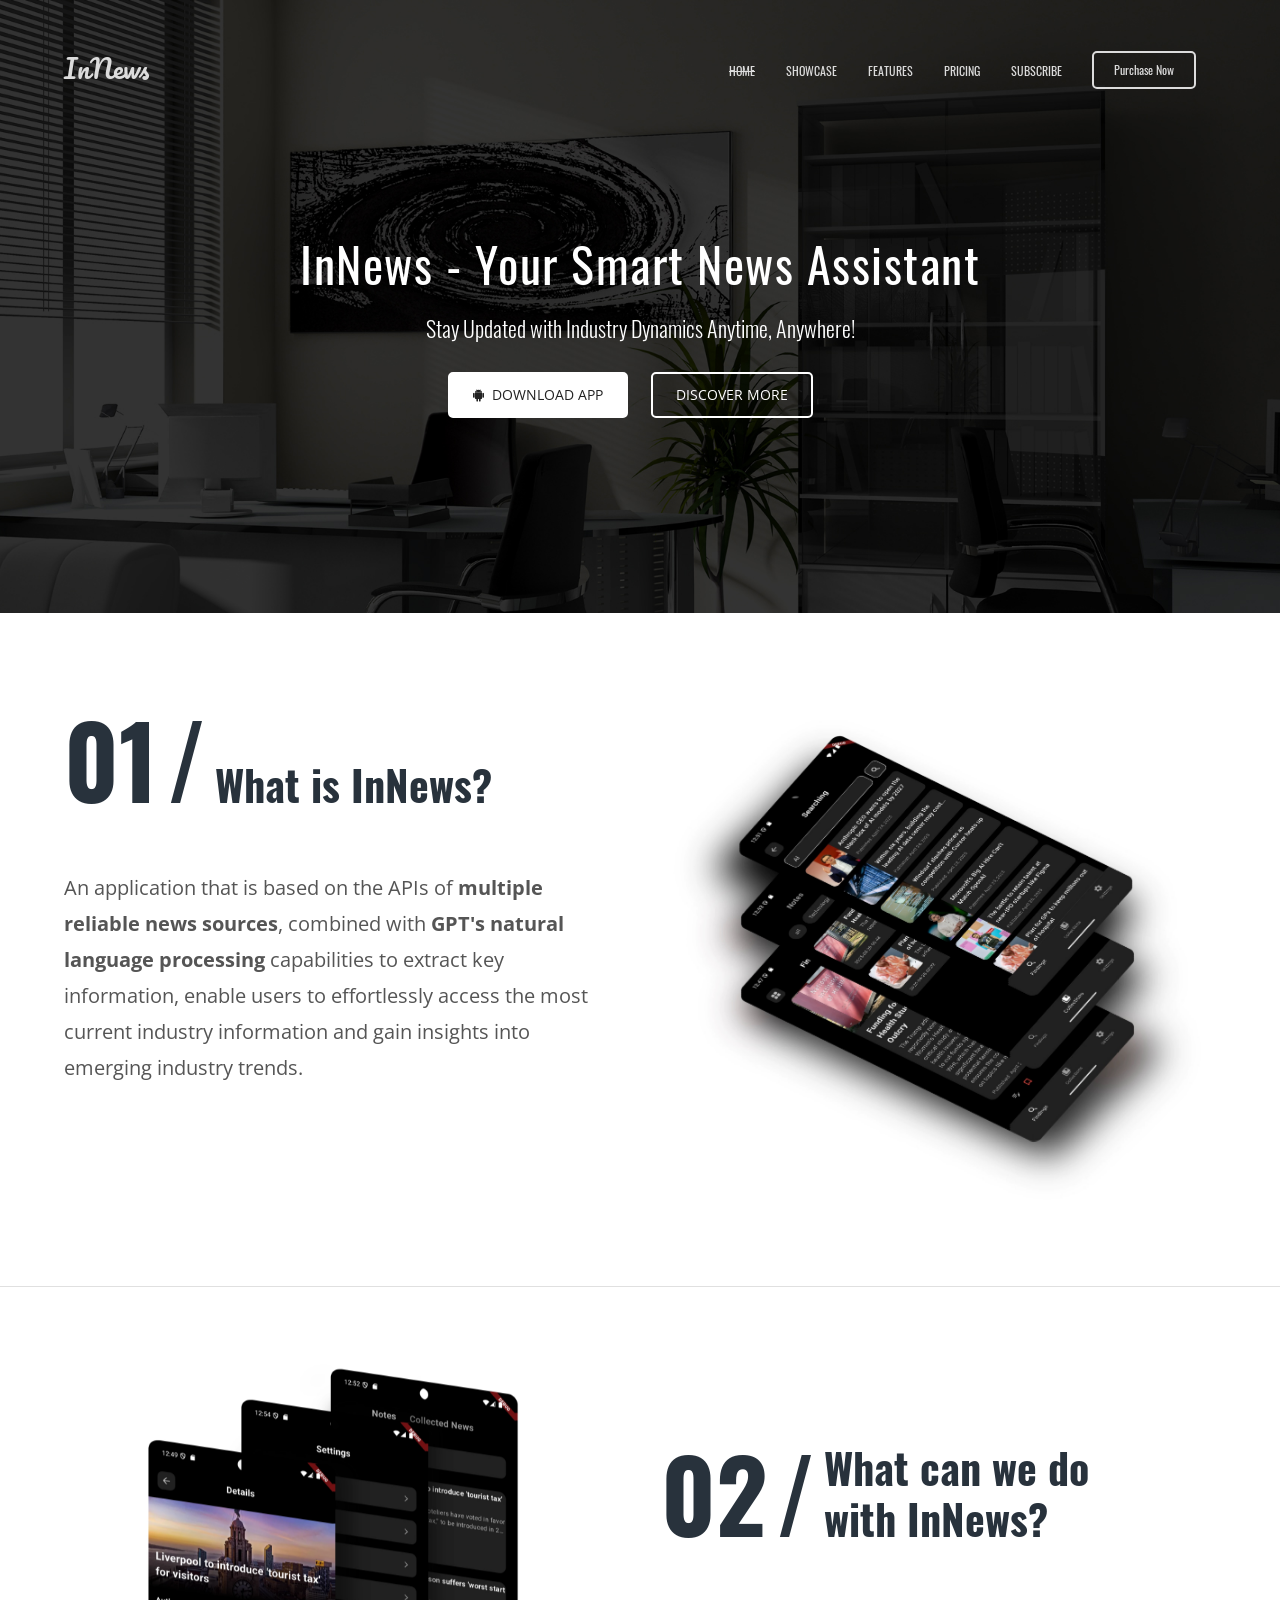
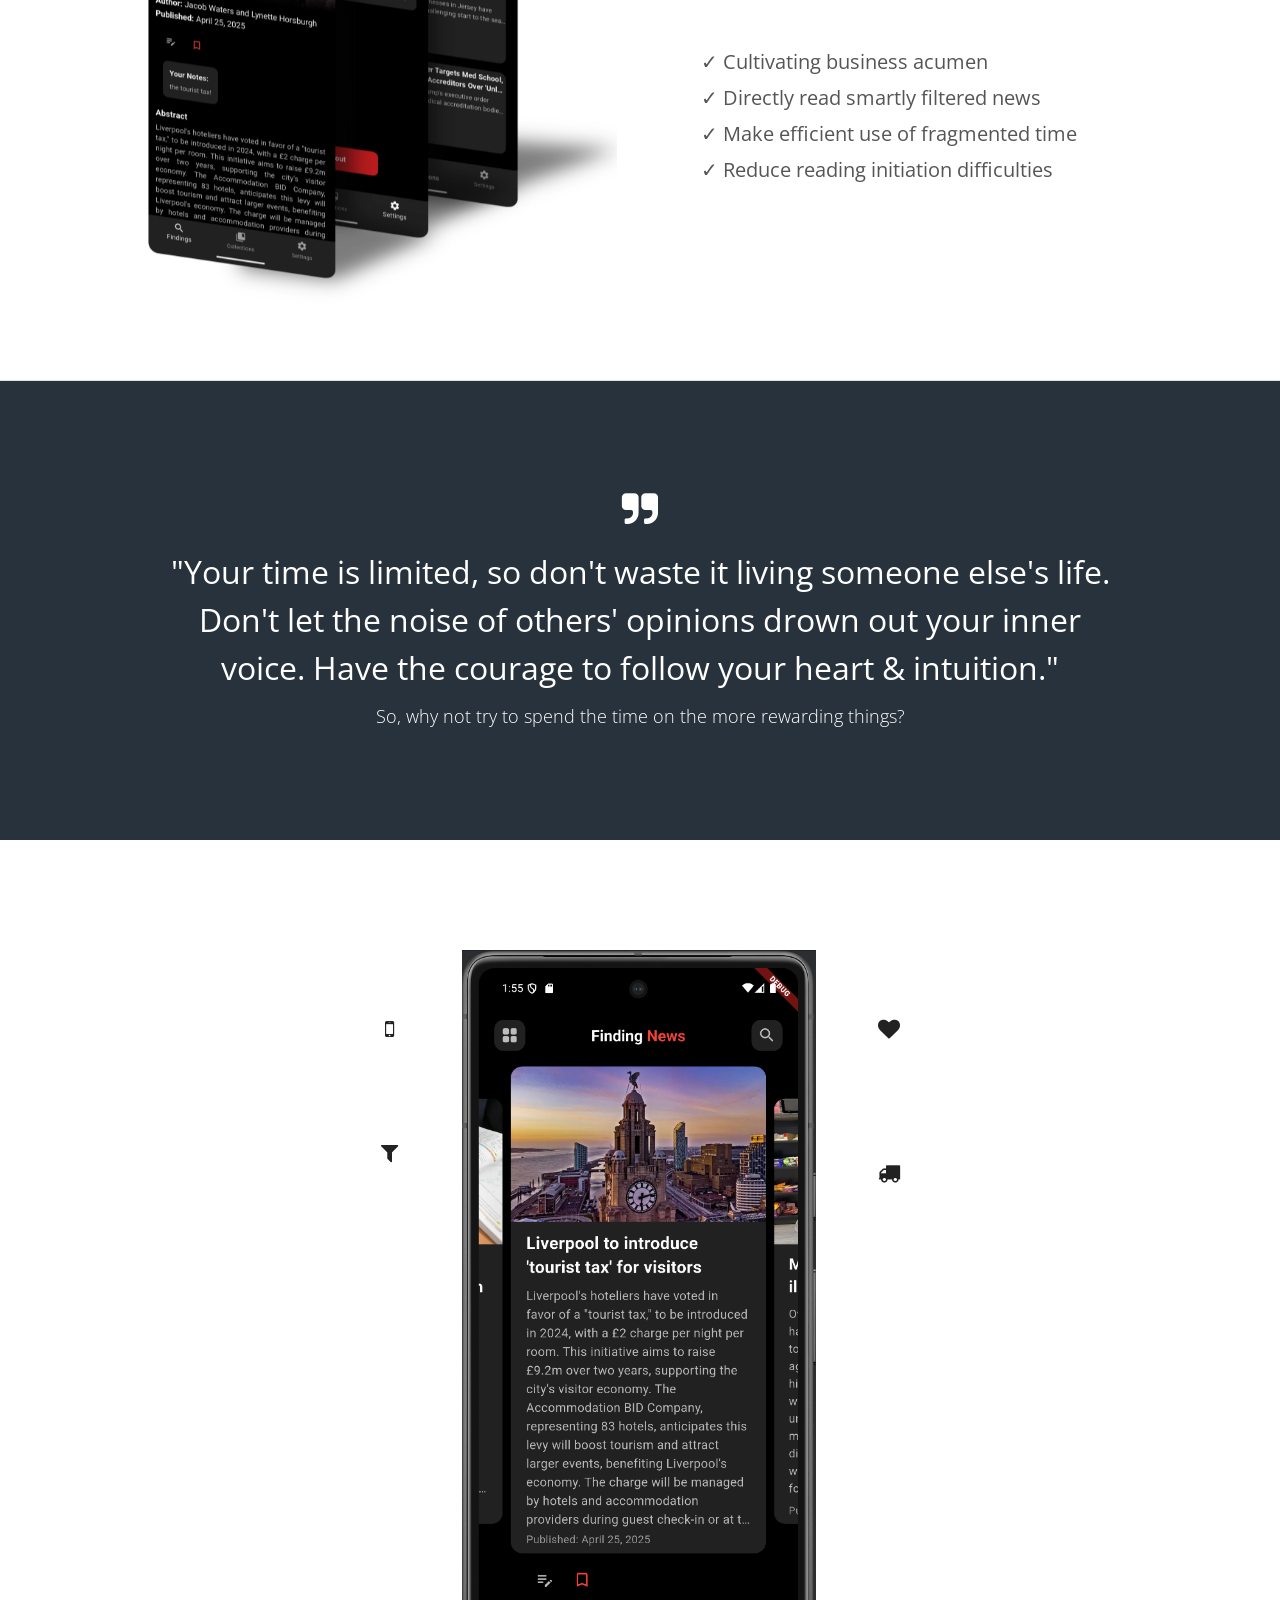
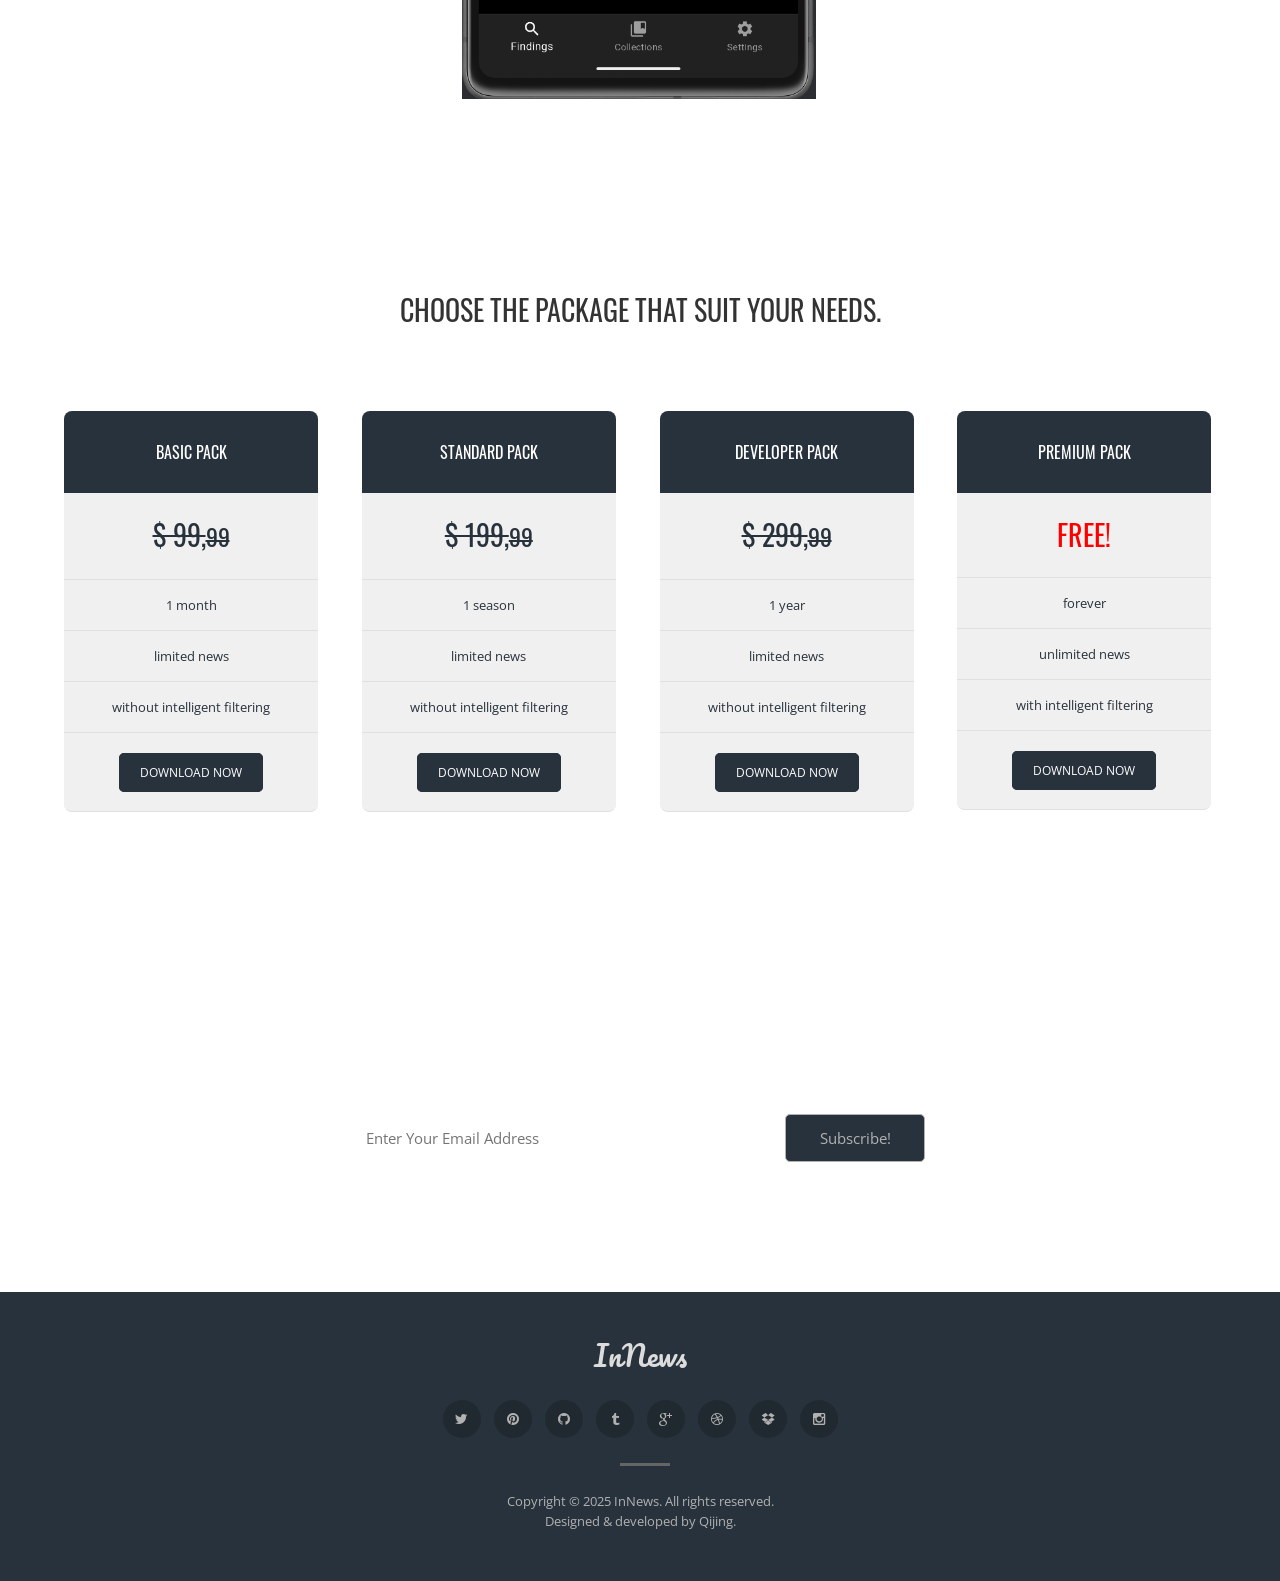
<file: index.html>
<!DOCTYPE html>
<html lang="en">

<head>
    <meta charset="utf-8">  
	<meta name="viewport" content="width=device-width,initial-scale=1.0,maximum-scale=1">    
    <title>Fourteen - Responsive Landing Page Template</title>

    <meta name="description" content="">
    <meta name="author" content="">
        
	<!-- 1140px Grid styles for IE -->
	<!--[if lte IE 9]><link rel="stylesheet" href="lib/css/ie.css" type="text/css" media="screen" /><![endif]-->

    <!-- CSS concatenated and minified via ant build script-->
    <link rel="stylesheet" href="static/css/style.css">
    <link rel="stylesheet" href="static/css/animate.css">
    <link rel="stylesheet" href="static/css/font-awesome.css">
    <link href='static/css/css.css' rel='stylesheet' type='text/css'>
    <link href='static/css/css1.css' rel='stylesheet' type='text/css'>
    <link href='static/css/css2.css' rel='stylesheet' type='text/css'>
    <!-- end CSS-->
    
    <script src="static/js/jquery-1.10.2.min.js"></script>
    <script src="static/js/jquery-migrate-1.2.1.js"></script>
    
</head>

<body>

    <!--begin container -->
    <div id="container">
        
        <!--begin intro -->
        <div id="intro">
        
            <!--begin header_wrapper -->
            <header id="header_wrapper">
                
                <!--begin header -->    
                <div id="header" class="clearfix">
                    
                    <!--begin row -->
                    <div class="row">
                        
                        <!--begin twelvecol -->
                        <div class="twelvecol">
                        
                            <!--begin logo -->            
                            <a href="" id="logo">InNews</a>
                            <!--end logo -->
                            
                            <!--begin purchase button -->
                            <a href="javascript:;" target="_blank" class="purchase">Purchase Now</a>
                            <!--end purchase button -->
                             
                            <!--begin nav -->
                            <ul id="nav">
                                <li>
                                    <a href="#container">Home</a>
                                </li>
                                <li>
                                    <a href="#showcase">Showcase</a>
                                </li>
                                <li>
                                    <a href="#features">Features</a>
                                </li>
                                <li>
                                    <a href="#pricing">Pricing</a>
                                </li>
                                <li class="last">
                                    <a href="#subscribe">Subscribe</a>
                                </li>
                            </ul>
                            <!--end nav -->
                                                    
                        </div>
                        <!--end twelvecol -->
                    
                    </div>
                    <!--end row -->
                        
                </div>
                <!--end header -->
                
            </header>
            <!--end header_wrapper -->
            
            <!--begin home section -->
            <section id="home">
            
                <div class="home_box bounce_fade">
                    
                    <span class="slider_text1">InNews - Your Smart News Assistant</span>
                                            
                    <span class="slider_text2">Stay Updated with Industry Dynamics Anytime, Anywhere!</span>
                    
                    <a href="#" class="slider_text3"><i class="fa fa-android"></i>&nbsp; Download app</a>
                
                    <a href="#" class="slider_text4">Discover more</a>
                    
                </div>
                                        
            </section>
            <!--end home section -->
            
        </div>
        <!--end intro -->
            
        <!--begin nine_section_wrapper -->
        <section id="showcase" class="nine_section_wrapper">
            
            <!--begin nine_section -->
            <div class="nine_section">
              
                <!--begin row -->
                <div class="row">
                    
                    <!--begin twelvecol -->
                    <div class="twelvecol">
                    
                        <!--begin sixcol -->
                        <div class="sixcol padding_top left_fade">
                            
                            <!--begin features_title_wrapper -->
                            <div class="features_title_wrapper">
                                <span class="features_number">01</span>
                                <span class="features_separator">/</span>
                                <span class="features_title"><br>What is InNews?</span>
                            </div>
                            <!--end features_title_wrapper -->
                            
                            <p style="font-size: 20px; line-height: 1.8; margin: 40px 0; padding: 20px 0;">An application that is based on the APIs of <strong>multiple reliable news sources</strong>, combined with <strong>GPT's natural language processing</strong> capabilities to extract key information, enable users to effortlessly access the most current industry information and gain insights into emerging industry trends.</p>
                            
                        </div>
                        <!--end sixcol -->
                        
                        <!--begin sixcol -->
                        <div class="sixcol last right_fade">
                            
                            <img src="static/picture/3.png" alt="picture">
                                                                   
                        </div>
                        <!--end sixcol -->
                         
                    </div>
                    <!--end twelvecol -->
                    
                </div>
                <!--end row -->
                
            </div>
            <!--end nine_section -->
            
        </section>
        <!--end nine_section -->
    
        <!--begin nine_section2_wrapper -->
        <section class="nine_section2_wrapper">
            
            <!--begin nine_section2 -->
            <div class="nine_section2">
              
                <!--begin row -->
                <div class="row">
                    
                    <!--begin twelvecol -->
                    <div class="twelvecol">
                    
                        <!--begin sixcol -->
                        <div class="sixcol left_fade">
                            
                            <img src="static/picture/1.png" alt="picture">
                                                                   
                        </div>
                        <!--end sixcol -->
                        
                        <!--begin sixcol -->
                        <div class="sixcol last padding_top right_fade">
                            <!--begin features_title_wrapper -->
                            <div class="features_title_wrapper" style="margin-top: 60px;">
                                <span class="features_number">02</span>
                                <span class="features_separator">/</span>
                                <span class="features_title">What can we do<br>with InNews?</span>
                            </div>
                            <!--end features_title_wrapper -->
                            
                            <div style="margin-top: 80px; margin-bottom: 40px;">
                                <div style="font-size: 20px; line-height: 1.8; margin: 40px 0; padding: 20px 0; margin-left: 40px;">
                                    ✓ Cultivating business acumen<br>
                                    ✓ Directly read smartly filtered news<br>
                                    ✓ Make efficient use of fragmented time<br>
                                    ✓ Reduce reading initiation difficulties
                                </div>
                            </div>
                        </div>
                        <!--end sixcol -->
                         
                    </div>
                    <!--end twelvecol -->
                    
                </div>
                <!--end row -->
                
            </div>
            <!--end nine_section2 -->
            
        </section>
        <!--end nine_section2_wrapper -->
    
        <!-- begin testimonials_wrapper -->
        <div class="testimonials_wrapper">
            <div class="testimonials_box bounce_fade">
            	<span class="testimonials_img"><i class="fa fa-quote-right fa-3x white"></i></span><br>
                <span class="testimonials_text">"Your time is limited, so don't waste it living someone else's life. Don't let the noise of others' opinions drown out your inner voice. Have the courage to follow your heart &amp; intuition."</span>
                <span class="testimonials_autor">So, why not try to spend the time on the more rewarding things? </span>
            </div>
        </div>
        <!-- end testimonials_wrapper -->
    
        <!--begin features_wrapper -->
        <div id="features" class="features_wrapper">
        	
            <!-- begin features_box -->
            <div class="features_box">
                 
                <!-- begin row -->
                <div class="row">
                    
                    <!-- begin twelvecol -->
                    <div class="twelvecol">
                    
                        <!--begin fourcol -->
                        <div class="fourcol padding_top_large left_fade">
                            
                            <!--begin features_item -->
                            <div class="features_item">
                                    
                                <span class="dropcaps_right"><i class="fa fa-mobile-phone fa-1g"></i></span>
                                
                                <div class="text_align_right">
                                    <h4 class="small_margins">Convenient Interaction</h4>
                                    <p>Shake your mobile phone to slide the news card automatically</p>
                                </div>
                                
                            </div>
                            <!--end features_item -->
                            
                            <!--begin features_item -->
                            <div class="features_item">
                                
                                <span class="dropcaps_right"><i class="fa fa-filter"></i></span>
                                
                                <div class="text_align_right">
                                    <h4 class="small_margins">Intelligent Content Filtering</h4>
                                    <p>Uses natural language processing technology to extract key information from the news</p>
                                </div>
                                
                            </div>
                            <!--end features_item -->
                            
                        </div>
                        <!--end fourcol -->
                        
                        <!--begin fourcol -->
                        <div class="fourcol nodisplay up_fade">
                            
                            <img src="static/picture/ipad.png" alt="Picture">
                            
                        </div>
                        <!--end fourcol -->
                        
                        <!--begin fourcol -->
                        <div class="fourcol last padding_top_large right_fade">
                            
                            <!--begin features_item -->
                            <div class="features_item">
                                    
                                <span class="dropcaps_left"><i class="fa fa-heart"></i></span>
                                
                                <div class="text_align_left">
                                    <h4 class="small_margins">Multi-source News Aggregation</h4>
                                    <p>Provides one-stop reading experience by integrating APIs from multiple reliable news sources</p>
                                </div>
                                            
                            </div>
                            <!--end features_item -->
                            
                            <!--begin features_item -->
                            <div class="features_item" style="padding-left: 0;">
                                <span class="dropcaps_left"><i class="fa fa-truck"></i></span>
                                <div class="text_align_left">
                                    <h4 class="small_margins">Real-time update</h4>
                                    <p>The latest industry news express</p>
                                </div>
                            </div>
                            <!--end features_item -->
                            
                        </div>
                        <!--end fourcol -->
                        
                    </div>
                    <!-- end twelvecol -->
                    
                </div>
                <!-- end row -->
            
            </div>
            <!-- end features_box -->
            
        </div>
        <!-- end features_wrapper -->
        
        <!--begin info_white_wrapper -->
        <div id="pricing" class="info_white_wrapper">
            
            <!--begin info_white -->
            <div class="info_white bounce_fade">
                <h3>Choose the package that suit your needs.</h3>
                </div>
            <!--end info_white -->
                
        </div>
        <!--end info_white_wrapper -->
 
        <!--begin nine_section_wrapper -->
        <section class="nine_section_wrapper">
            
            <!--begin nine_section -->
            <div class="nine_section up_fade">
           
                <!--begin row -->
                <div class="row">
                
                    <!--begin twelvecol -->
                    <div class="twelvecol">
                        
                        <!--begin price_item -->
                        <div class="threecol price_item">
                         
                            <div class="price_head">
                                <h2>Basic Pack</h2>
                                <h4 style="text-decoration: line-through;">$ 99,<small>99</small></h4>
                            </div>
                            
                            <ul class="price_features">  
                                <li>1 month</li>
                                <li>limited news</li>
                                <li>without intelligent filtering</li>
                            </ul> 
                                                      
                            <div class="price_button_wrapper">
                                <a href="#" class="price_button">DOWNLOAD NOW</a>
                            </div>
                            
                        </div>
                        <!--end price_item -->
                        
                        <!--begin price_item -->
                        <div class="threecol price_item">
                         
                            <div class="price_head">
                                <h2>Standard Pack</h2>
                                <h4 style="text-decoration: line-through;">$ 199,<small>99</small></h4>
                            </div>
                            
                            <ul class="price_features">  
                                <li>1 season</li>
                                <li>limited news</li>
                                <li>without intelligent filtering</li>
                            </ul>  
                                                      
                            <div class="price_button_wrapper">
                                <a href="#" class="price_button">DOWNLOAD NOW</a>
                            </div>
                            
                        </div>
                        <!--end price_item -->
                        
                        <!--begin price_item -->
                        <div class="threecol price_item">
                         
                            <div class="price_head">
                                <h2>Developer Pack</h2>
                                <h4 style="text-decoration: line-through;">$ 299,<small>99</small></h4>
                            </div>
                            
                            <ul class="price_features">  
                                <li>1 year</li>
                                <li>limited news</li>
                                <li>without intelligent filtering</li>
                            </ul>  
                                                      
                            <div class="price_button_wrapper">
                                <a href="#" class="price_button">DOWNLOAD NOW</a>
                            </div>
                            
                        </div>
                        <!--end price_item -->
                        
                        <!--begin price_item -->
                        <div class="threecol last price_item">
                         
                            <div class="price_head">
                                <h2>Premium Pack</h2>
                                <h4 style="color: red;">FREE!</h4>
                            </div>
                            
                            <ul class="price_features">  
                                <li>forever</li>
                                <li>unlimited news</li>
                                <li>with intelligent filtering</li>
                            </ul>
                                                      
                            <div class="price_button_wrapper">
                                <a href="#" class="price_button">DOWNLOAD NOW</a>
                            </div>
                            
                        </div>
                        <!--end priceitem -->
                        
                    </div>
                    <!--end twelvecol -->
                    
                </div>
                <!--end row -->
                
            </div>
            <!--end nine_section -->
             
        </section>
        <!--end nine_section_wrapper -->
        
        <!-- begin newsletter_wrapper -->
        <div id="subscribe" class="newsletter_wrapper">
        	
            <!--begin info_transparent -->
            <div class="info_transparent bounce_fade">
                <h3>LET'S JOIN OUR MAILING LIST TODAY</h3>
            </div>
            <!--end info_transparent -->
            
            <!-- begin newsletter_box -->
            <div class="newsletter_box">
                 
                <!-- begin row -->
                <div class="row">
                    
                    <!-- begin twelvecol -->
                    <div class="twelvecol">
                    
                        <!--begin newsletter form -->
                        <div class="contact_form_wrap bounce_fade">
                            <p class="success_box" style="display:none;">We received your message and you'll hear from us soon. Thank You!</p>
                            <form id="contact-form" class="contact_form" action="contact.php" method="post">
                                <input id="email" name="cf_email" placeholder="Enter Your Email Address">  
                                <input type="submit" value="Subscribe!" id="submit-button">
                            </form>
                        </div>
                        <!--end newsletter form -->
                        
                    </div>
                    <!-- end twelvecol -->
                    
                </div>
                <!-- end row -->
            
            </div>
            <!-- end newsletter_box -->
            
        </div>
        <!-- end newsletter_wrapper -->
        
        <!--begin footer -->
        <footer id="footer">
            
            <!--begin row -->
            <div class="row">
                
                <!--begin twelvecol -->
                <div class="twelvecol">  
            
                    <!--begin footer_logo icons -->
                    <span class="footer_logo">InNews</span>
                    <!--end footer_logo icons -->
                    
                    <!--begin social icons -->
                    <ul class="social">
                        <li>
                            <a href="#">
                                <i class="fa fa-twitter contact-icon-circle"></i>
                            </a>
                        </li>
                        <li>
                            <a href="#">
                                <i class="fa fa-pinterest contact-icon-circle"></i>
                            </a>
                        </li>
                        <li>
                            <a href="#">
                                <i class="fa fa-github contact-icon-circle"></i>
                            </a>
                        </li>
                        <li>
                            <a href="#">
                                <i class="fa fa-tumblr contact-icon-circle"></i>
                            </a>
                        </li>
                        <li>
                            <a href="#">
                                <i class="fa fa-google-plus contact-icon-circle"></i>
                            </a>
                        </li>
                        <li>
                            <a href="#">
                                <i class="fa fa-dribbble fa-1x contact-icon-circle"></i>
                            </a>
                        </li>
                        <li>
                            <a href="#">
                                <i class="fa fa-dropbox fa-1x contact-icon-circle"></i>
                            </a>
                        </li>
                        <li>
                            <a href="#">
                                <i class="fa fa-instagram fa-1x contact-icon-circle"></i>
                            </a>
                        </li>
                    </ul>
                    <!--end social icons -->
                    
                    <div class="footer_line"><span></span></div>
                    
                    <!--begin copyright -->            
                    <p class="copyright">Copyright © 2025 InNews. All rights reserved.<br>Designed &amp; developed by <a href="javascript:;" target="_blank">Qijing</a>.</p>
                    <!--end copyright -->
                    
                </div>
                <!--end twelvecol -->
                
            </div>
            <!--end row -->
        
        </footer>
        <!--end footer -->
           
    </div>
    <!--! end of #container -->
    
    <!-- scripts concatenated and minified via ant build script-->
    <script src="static/js/modernizr-2.6.1.min.js"></script>
    <script src="static/js/conditional.js"></script>
    <script src="static/js/script.js"></script>
    <script src="static/js/jquery.inview.js"></script>
    
    <!-- begin jquery.sticky script-->
    <script type="text/javascript" src="static/js/jquery.sticky.js"></script>
		<script>
        $(window).load(function(){
          $("#header_wrapper").sticky({ topSpacing: 0 });
        });
    </script>
    <!-- end jquery.sticky script-->
  
    <!-- begin menu scrollTo script-->
    <script src="static/js/jquery.scrollTo-min.js"></script>
    <script type="text/javascript">
		(function($){
			$(document).ready(function() {	
			/* This code is executed after the DOM has been completely loaded */
				
				$("#nav li a").click(function(e){
		
					var full_url = this.href;
					var parts = full_url.split("#");
					var trgt = parts[1];
					var target_offset = $("#"+trgt).offset();
					var target_top = target_offset.top;
					
					$('html,body').animate({scrollTop:target_top -80}, 1000);
						return false;
					
				});
						
			});
		})(jQuery);
    </script>
	<!-- end menu scrollTo script-->
    
    <!-- begin menu color script-->
    <script src="static/js/jquery.nav.js"></script>
	<script>
	$(document).ready(function() {
		$('#nav').onePageNav({
		filter: ':not(.external)',
		scrollThreshold: 0.25
		});
	});
	</script>
    <!-- end menu color script-->
    
    <!--begin shrink header script -->
    <script>
	$(function(){
	 var shrinkHeader = 50;
	  $(window).scroll(function() {
		var scroll = getCurrentScroll();
		  if ( scroll >= shrinkHeader ) {
			   $('#header_wrapper').addClass('shrink');
			}
			else {
				$('#header_wrapper').removeClass('shrink');
			}
	  });
	function getCurrentScroll() {
		return window.pageYOffset;
		}
	});
	</script>
    <!--end shrink header script -->
    
</body>
</html>
</file>
<file: static/css/style.css>
/*
Theme Name: Fourteen - Responsive Landing Page Template
Theme URI: http://webdesignpro09.info/?theme=fourteen
Author: Bogdan
Author URI: http://themeforest.net/user/bogdan_09
Version: 1.0
*/

/* =======================================================
   Reset
   ======================================================= */
   
html, body, div, span, applet, object, iframe, h1, h2, h3, h4, h5, h6, p, blockquote, pre, a, abbr, acronym, address, 
big, cite, code, del, dfn, em, font, img, ins, kbd, q, s, samp, small, strike, strong, sub, sup, tt, var, b, u, i, 
center, dl, dt, dd, ol, ul, li, fieldset, form, label, legend, table, caption, tbody, tfoot, thead, tr, th, td {
	margin: 0; padding: 0; border: 0; outline: 0; font-size: 100%; vertical-align: baseline; background: transparent; }
	
article, aside, details, figcaption, figure, footer, header, hgroup, nav, section { display: block; }
audio, canvas, video { display: inline-block; *display: inline; *zoom: 1; }
audio:not([controls]) { display: none; }
[hidden] { display: none; }

html { font-size: 100%; -webkit-text-size-adjust: 100%; -ms-text-size-adjust: 100%; }
html, button, input, select, textarea { font-family: 'Open Sans', sans-serif; font-weight: 400;}
body { margin: 0; }

a { color: #222; font-weight: 400;}
a:visited { color: #222; }
a:hover { color: #DD4A38; }
a:hover, a:active. a:focus { outline: 0; }

abbr[title] { border-bottom: 1px dotted; }
b, strong { font-weight: bold; }
blockquote { margin: 1em 40px; }
dfn { font-style: italic; }
hr { display: block; height: 1px; border: 0; border-top: 1px solid #cccccc; margin: 1em 0; padding: 0; }
ins { background: #ffff99; color: #000000; text-decoration: none; }
mark { background: #ffff00; color: #000000; }
pre, code, kbd, samp { font-family: monospace, serif; _font-family: 'courier new', monospace; font-size: 1em; }
pre { white-space: pre; white-space: pre-wrap; word-wrap: break-word; }
q { quotes: none; }
q:before, q:after { content: ""; content: none; }
small { font-size: 85%; }
.text_color{ color:#f3b90b;}

sub, sup { font-size: 75%; line-height: 0; position: relative; vertical-align: baseline; }
sup { top: -0.5em; }
sub { bottom: -0.25em; }

/* ul, ol { margin: 1em 0; padding: 0 0 0 40px; }
   dd { margin: 0 0 0 40px; }
*/
nav ul, nav ol { list-style: none; list-style-image: none; margin: 0; padding: 0; }

img { border: 0; -ms-interpolation-mode: bicubic; }

svg:not(:root) { overflow: hidden; }

figure { margin: 0; }

form { margin: 0; }
fieldset { border: 0; margin: 0; padding: 0; }
label { cursor: pointer; }
legend { border: 0; *margin-left: -7px; padding: 0; white-space: normal; }
button, input, select, textarea { font-size: 100%; margin: 0; vertical-align: baseline; *vertical-align: middle; }
button, input { line-height: normal; }
button, input[type="button"], input[type="reset"], input[type="submit"] { cursor: pointer; -webkit-appearance: button; *overflow: visible; }
button[disabled], input[disabled] { cursor: default; }
input[type="checkbox"], input[type="radio"] { box-sizing: border-box; padding: 0; *width: 13px; *height: 13px; }
input[type="search"] { -webkit-appearance: textfield; -moz-box-sizing: content-box; -webkit-box-sizing: content-box; box-sizing: content-box; }
input[type="search"]::-webkit-search-decoration, input[type="search"]::-webkit-search-cancel-button { -webkit-appearance: none; }
button::-moz-focus-inner, input::-moz-focus-inner { border: 0; padding: 0; }
textarea { overflow: auto; vertical-align: top; resize: vertical;}
input:valid, textarea:valid {  }
input:invalid, textarea:invalid { background-color: #f0dddd; }

table { border-collapse: collapse; border-spacing: 0; }
td { vertical-align: top; }

.chromeframe { margin: 0.2em 0; background: #ccc; color: black; padding: 0.2em 0; }

/* =======================================================
   Primary Styles
   ======================================================= */

img,object,video,embed { max-width: 100%; }
img { height: auto; vertical-align: middle;}
.bold {	font-weight: bold; }
.italic { font-style: italic; }
.alignright { float: right; }
.alignleft { float: left; }
.aligncenter { margin-left: auto; margin-right: auto; }
.clearBoth { clear: both; display: block; font-size: 0; height: 0; line-height: 0; overflow: hidden; visibility: hidden; width: 100%; vertical-align: super; }
th, thead td { font-weight: bold; }
em, dfn, cite { font-style: italic; }
del { color: #cccccc; text-decoration: line-through; }
dfn, ins { border-bottom: 1px solid #E8E8E8; }
abbr, acronym { text-transform: uppercase; letter-spacing: .1em; }
a abbr, a acronym { border: none; }
abbr[title], acronym[title], dfn[title] { border-bottom: 1px dotted #E8E8E8; cursor: help; }
a { text-decoration: none; }
address,caption,cite,code,dfn,h1,h2,h3,h4,h5,h6,th,var { font-style: normal; font-weight: normal; }
caption,th { text-align: left; }
ol, ul { list-style: none; }

body { position: inherit /* conflict prettyphoto and dynamic to top plugin */; }
body, html, #wrapper, #containerWrapper.containerMap { height:100%; }
#containerWrapper.containerMap { overflow: hidden; }

::-moz-selection { background: #b3d4fc; text-shadow: none;}
::selection { background: #b3d4fc; text-shadow: none; }

hr { display: block; height: 1px; border: 0; border-top: 1px solid #ccc; margin: 1em 0; padding: 0; }

code, kbd, samp, pre, tt, var, input[type=text], input[type=password], input[type=email], textarea {
	font: 11px Monaco,"Courier New","DejaVu Sans Mono","Bitstream Vera Sans Mono",monospace;
}

code, pre, input[type=text], input[type=password], input[type=email], textarea {
	line-height: 20px;
}

p, ul, ol, dl, table, fieldset, blockquote {
    margin-bottom: 30px;
	font-size:13px;
	line-height:20px;
	font-family: 'Open Sans', sans-serif;
	font-weight: 400;
}

.row {
	width: 100%;
	margin: 0 auto;
	overflow: hidden;
}

#header .row {
	overflow: inherit;
}

.onecol, .twocol, .threecol, .fourcol, .fivecol, .sixcol, .sevencol, .eightcol, .ninecol, .tencol, .elevencol {
	margin-right: 3.8%;
	float: left;
	min-height: 1px;
}

.row .onecol {
	width: 4.85%;
}

.row .twocol {
	width: 13.45%;
}

.row .threecol {
	width: 22.05%;
}

.row .fourcol {
	width: 30.75%;
}

.row .fivecol {
	width: 39.45%;
}

.row .sixcol {
	width: 48%;
}

.row .sevencol {
	width: 56.75%;
}

.row .eightcol {
	width: 65.4%;
}

.row .ninecol {
	width: 74.05%;
}

.row .tencol {
	width: 82.7%;
}

.row .elevencol {
	width: 91.35%;
}

.row .twelvecol {
	width: 100%;
	float: left;
}

.last {
	margin-right: 0px;
}

/* =======================================================
   General Layout
   ======================================================= */

body {
	font-size: 13px;
	color: #555;
	background-color: #fff;
	font-family: 'Open Sans', sans-serif;
	font-weight:400;
}

#container{
	position:relative;
	overflow:hidden;
}

.nine_section_wrapper{
	width:100%;
	background-color:#fff;
}

.nine_section{
	width:90%;
	max-width:1170px;
	margin:0 auto;
	padding-top:70px;
	padding-bottom:50px;
	padding-left:5%;
	padding-right:5%;
	background-color:#fff;
}

.nine_section2_wrapper{
	width:100%;
	background-color:#fff;
	border-top:1px solid #e0e0e0;
	border-bottom:1px solid #e0e0e0;
}

.nine_section2{
	width:90%;
	max-width:1170px;
	margin:0 auto;
	padding-top:70px;
	padding-bottom:70px;
	padding-left:5%;
	padding-right:5%;
	background-color:#fff;
}

.align_center{
	text-align:center;
}

.padding_bottom{
	margin-bottom:10px;
}

/* Headings
========================================================== */

h1,h2,h3,h4,h5,h6{
	margin:0 0 25px 0;
	line-height:110%;
	color:#222;
	font-family: 'Oswald', sans-serif;
	font-weight:400;
}

h1{
	font-size:28px;
	line-height:46px;
}

h2{
	font-size:22px;
	line-height:32px;
}

h3{
	font-size:18px;
	line-height:28px;
}

h4{
	font-size:16px;
	line-height:24px;
}

h5{
	font-size:14px;
	line-height:22px;
	text-transform:uppercase;
}

h6{
	font-size:12px;
	line-height:18px;
	text-transform:uppercase;
}

.uppercase{
	text-transform:uppercase;
}

.italic{
	font-style:italic;
}

.small_margins{
	margin-bottom:15px;
}

.padding_right{
	padding-right:25px;
}

.padding_top{
	padding-top:25px;
}

.padding_top_large{
	padding-top:40px;
}

.padding_bottom{
	padding-bottom:30px;
}

.white{
	color:#fff;
}

.grey{
	color:#28323c;
}

.features_title_wrapper{
	margin-bottom:30px;
	display:block;
}

span.features_number{
	float:left;
	padding-right:5px;
	color:#28323c;
	font-family: 'Oswald', sans-serif;
	font-weight:700;
	font-size:100px;
	line-height:100px;
}

span.features_separator{
	float:left;
	padding:0 10px 0 5px;
	color:#28323c;
	font-family: 'Oswald', sans-serif;
	font-weight:400;
	font-size:100px;
	line-height:100px;
}

span.features_title{
	margin:0 0 25px 0;
	color:#28323c;
	font-family: 'Oswald', sans-serif;
	font-weight:700;
	font-size:42px;
	line-height:51px;
}

/* ========================================================== */
/* 				  		    Call To Action                    */
/* ========================================================== */

.info_white_wrapper{
	margin:0 auto!important;
	width:90%;
	padding:0 5%;
	background-color:#fff;
}

.info_white{
	margin:0 auto!important;
	overflow:hidden;
	padding: 90px 0 0 0;
	width:100%;
	max-width:1170px;
	text-align:center;
}

.info_white h3, .info_white h4{
	margin:0;
	padding:0;
	color:#333;
}

.info_white h3{
	margin-bottom:10px;
	font-size:28px;
	line-height:42px;
	font-weight:400;
	text-transform:uppercase;
}

.info_white h4{
	font-size:16px;
	line-height:28px;
	font-weight:300;
}

.info_transparent{
	margin:0 auto!important;
	overflow:hidden;
	width:90%;
	padding-left: 5%;
	padding-right: 5%;
	padding-top: 120px;
	max-width:1170px;
	text-align:center;
}

.info_transparent h3, .info_transparent h4{
	margin:0;
	padding:0;
	color:#fff;
}

.info_transparent h3{
	margin-bottom:0;
	font-size:28px;
	line-height:42px;
	font-weight:400;
	text-transform:uppercase;
}

.info_transparent h4{
	font-size:16px;
	line-height:28px;
	font-weight:300;
}

.info_transparent h3 span.pacifico{
	font-size:30px;
	font-family: 'Pacifico', sans-serif;
}

/* ========================================================== */
/* 						       INTRO                          */
/* ========================================================== */

#intro{
	width:100%;
	z-index:1;
	background: url(../image/0.jpg);
	background-position: center top;
    background-repeat: no-repeat;
	background-attachment: fixed;
    background-size: cover;
	padding:0;
}

/* ========================================================== */
/* 						       HEADER                         */
/* ========================================================== */

#header_wrapper{
	position: fixed;
	width: 100%;
	padding-top:30px;
	background-color:transparent;
	-webkit-transition: all 0.3s ease;
    -moz-transition: all 0.3s ease;
    -o-transition: all 0.3s ease;
    transition: all 0.3s ease;
}

#header_wrapper.shrink {
	width:100%;
	height:80px;
	padding-top:0;
	z-index:1000;
	background-color:rgb(40, 50, 60);
	background-color:rgba(40, 50, 60, 0.97);
	border-bottom:1px solid rgba(255, 255, 255, 0.1);
	-webkit-box-shadow: 0px 1px 1px 1px rgba(0, 0, 0, 0.05);
	-moz-box-shadow: 0px 1px 1px 1px rgba(0, 0, 0, 0.05);
	box-shadow: 0px 1px 1px 1px rgba(0, 0, 0, 0.05);
	-webkit-transition: all 0.3s ease;
    -moz-transition: all 0.3s ease;
    -o-transition: all 0.3s ease;
    transition: all 0.3s ease;
}

#header {
	width:90%;
	max-width:1170px;
	margin:0 auto;
	padding-left:5%;
	padding-right:5%;
}

/* ----- logo ----- */
a#logo {
    position: relative;
	float:left;
	margin:25px 0 0 0;
	z-index:900;
	font-family: 'Pacifico', cursive;
	font-size:26px;
	line-height:26px;
	color:#dcdcdc;
}

/* ----- nav ----- */
#nav {
	margin: 0;
	float:right;
	position:relative;
}

#nav li {
	display: inline-block;
    position: relative;
	margin:31px 14px 0 14px;
}

#nav li.last {
	margin-right:0;
}

#nav li a {
	display: inline-block;
	text-align:center;
	color: #dcdcdc;
	padding: 0;
    font-size: 12px;
	line-height:18px;
	text-transform:uppercase;
	font-weight:400;
	font-family: 'Oswald', sans-serif;
}

#nav li a:hover, #nav .current a {
	text-decoration:line-through;
}

a.purchase{
	margin:21px 0 0 30px;
	float:right;
	position:relative;
	font-family: 'Oswald', sans-serif;
	display: inline-block;
	font-weight: 400;
	width: auto;
	height: 34px;
	padding: 0px 20px;
	margin-right:20px;
	font-size: 12px;
	line-height: 34px;
	color:#dcdcdc;
	background-color: transparent;
	border:2px solid #dcdcdc;
	-webkit-border-radius: 5px 5px;
    -moz-border-radius: 5px 5px;
    border-radius: 5px 5px;
	transition: all .50s ease-in-out;
	-moz-transition: all .50s ease-in-out;
	-webkit-transition: all .50s ease-in-out;
}

a.purchase:hover{
	color:#222;
	background-color: #fff;
}

/* ========================================================== */
/* 						   FOOTER                       */
/* ========================================================== */

#footer {
	width:90%;
	padding-left: 5%;
	padding-right: 5%;
	padding-top:50px;
	padding-bottom:50px;
	background-color:#28323c;
	position: relative;
	z-index:100;
	text-align:center;
}

#footer a{
	color:#b1b2b3;
}

p.copyright{
	font-size:13px;
	margin:0;
	color:#b1b1b1;
}

ul.social{
	display: inline-block;
    margin: 0 auto 20px auto;
    max-width: 960px;
	line-height:100%;
	text-align:center;
}

ul.social li{
	display:inline-block;
    margin:0 ;
	line-height:100%!important;
}

.contact-icon-circle {
  display: inline-block;
  margin:0 5px;
  padding:12px 12px;
  width: 14px!important;
  height: 14px!important;
  line-height: 14px!important;
  font-size:14px!important;
  color: #b1b1b1;
  background-color: rgb(0, 0, 0);
  background-color: rgba(0, 0, 0, 0.2);
  -webkit-border-radius: 19px 19px;
  -moz-border-radius: 19px 19px;
  border-radius: 19px 19px;
  transition: all .5s ease-in-out;
  -moz-transition: all .25s ease-in-out;
  -webkit-transition: all .25s ease-in-out;
}

.contact-icon-circle:hover {
  transition: all .5s ease-in-out;
  -moz-transition: all .25s ease-in-out;
  -webkit-transition: all .25s ease-in-out;
  background-color:#b1b1b1;
  color:#222;
}

.footer_line{
	margin:0 auto;
	padding: 5px 0 25px 0;
	text-align:center;
	display:block;
	width:40px;
	height:3px;
}

.footer_line span{
	display:block;
	width:50px;
	border-bottom:3px solid #656565;
}

span.footer_logo{
	display:block;
	margin:0 0 30px 0;
	z-index:900;
	font-family: 'Pacifico', cursive;
	font-size:28px;
	line-height:28px;
	color:#dcdcdc;
}

/* ========================================================== */
/* 				  		      Home                         */
/* ========================================================== */

#home{
	width:100%;
	position:relative;
	z-index:10;
	padding:145px 0 195px 0;
}

.home_box{
	width:90%;
	max-width:870px;
	margin:0 auto;
	text-align:center;
	padding-left:5%;
	padding-right:5%;
}

span.slider_text1{
	font-family: 'Oswald', sans-serif;
	font-size:48px;
	line-height:60px;
	font-weight:400;
	letter-spacing:1.5px;
	text-align: center;
	color:#fff;
	margin-bottom:20px;
	clear:both;
	display:block;
}

span.slider_text2{
	font-family: 'Oswald', sans-serif;
	font-weight: 300;
	font-size:22px;
	line-height:28px;
	color:#fff;
	margin-bottom:30px;
	clear:both;
	display:block;
}

a.slider_text3, a.slider_text4{
	font-family: 'Open Sans', sans-serif;
	text-transform:uppercase;
	display: inline-block;
	font-weight: 400;
	text-decoration: none;
	cursor: pointer;
	width: auto;
	height: 42px;
	padding: 0px 23px;
	margin-right:20px;
	font-size: 14px;
	line-height: 42px;
	border:2px solid #fff;
	-webkit-border-radius: 5px 5px;
    -moz-border-radius: 5px 5px;
    border-radius: 5px 5px;
	transition: all .50s ease-in-out;
	-moz-transition: all .50s ease-in-out;
	-webkit-transition: all .50s ease-in-out;
}

a.slider_text3{
	color: #222;
	background-color: #fff;
}

a.slider_text3:hover{
	color:#fff;
	background-color: transparent;
	border:2px solid #fff;
	transition: all .50s ease-in-out;
	-moz-transition: all .50s ease-in-out;
	-webkit-transition: all .50s ease-in-out;
}

a.slider_text4{
	color: #fff;
	background-color: transparent;
}

a.slider_text4:hover{
	color:#222;
	background-color: #fff;
	border:2px solid #fff;
	transition: all .50s ease-in-out;
	-moz-transition: all .50s ease-in-out;
	-webkit-transition: all .50s ease-in-out;
}

/* ========================================================== */
/* 				  		    Showcase                          */
/* ========================================================== */

.dropcaps_showcase {
	float:left;
	margin:10px 25px 40px 0;
	width: 55px;
	height: 55px;
	line-height: 55px;
	text-align: center;
	color:#fff;
	background-color:#28323c;
	border: 1px solid #28323c;
	font-size: 22px;
	font-weight:600;
	position: relative;
	-webkit-border-radius: 28px 28px;
    -moz-border-radius: 28px 28px;
    border-radius: 28px 28px;
	transition: all .50s ease-in-out;
	-moz-transition: all .50s ease-in-out;
	-webkit-transition: all .50s ease-in-out;
}

.showcase_item:hover .dropcaps_showcase {
	color:#28323c;
	border: 1px solid #28323c;
	background-color: transparent;
	transition: all .50s ease-in-out;
	-moz-transition: all .50s ease-in-out;
	-webkit-transition: all .50s ease-in-out;
}

/* ========================================================== */
/* 				  		    Services                          */
/* ========================================================== */

.services_homepage_item {
	margin: 0 0 70px 0;
	text-align:center;
}

.services_homepage_item h2{
	clear:both;
	font-size:16px;
	line-height:100%;
	vertical-align:middle;
	margin:30px 0 20px 0;
	font-weight:400;
	color:#222;
}

.services_homepage_item p{
	clear:both;
	color:#454545;
	margin-bottom:30px;
}

.icon_wrapper{
  margin-bottom: 40px;
  width:100%;
  text-align:center;
}

.icon_wrapper .icon_box {
    position: relative;
}

.icon_box .icon-8x{
	width:100px;
	height:100px;
	line-height:100px;
	text-align:center;
	color:#fff;
	background-color:#28323c;
	border:1px solid #28323c;
	-webkit-border-radius: 51px 51px;
    -moz-border-radius: 51px 51px;
    border-radius: 51px 51px;
	font-size:40px;
	transition: all .50s ease-in-out;
	-moz-transition: all .50s ease-in-out;
	-webkit-transition: all .50s ease-in-out;
}

.services_homepage_item:hover .icon_box .icon-8x{
	color:#28323c;
	border:1px solid #28323c;
	background-color:#fff;
	transition: all .50s ease-in-out;
	-moz-transition: all .50s ease-in-out;
	-webkit-transition: all .50s ease-in-out;
}

a.services_button{
	font-size:12px;
	padding:8px 18px;
	margin:10px 0 20px 0;
	background-color:#28323c;
	border:1px solid #28323c;
	color:#fff;
	-webkit-border-radius: 5px 5px;
    -moz-border-radius: 5px 5px;
    border-radius: 5px 5px;
}

a.services_button:hover{
	background-color:#f0f0f0;
	border:1px solid #28323c;
	color:#28323c;
}

/* ========================================================== */
/* 				  		      Pricing                         */
/* ========================================================== */

.price_item{
	margin-bottom:50px;
	text-align:center;
}

.price_item:hover{
}

.price_item.last{
	margin-right:0;
}

.price_head h2{
	margin:0;
	padding:25px 0;
	color:#fff;
	font-size:16px;
	background-color:#28323c;
	text-transform:uppercase;
	-webkit-border-radius: 8px 8px 0 0;
    -moz-border-radius: 8px 8px 0 0;
    border-radius: 8px 8px 0 0;
}

.price_head h4{
	margin:0;
	padding:30px 0;
	color:#28323c;
	font-size:28px;
	background-color:#f0f0f0;
	border-bottom:1px solid #e0e0e0;
	text-transform:uppercase;
}

ul.price_features{
	margin:0;
}

ul.price_features li{
	padding:15px 0;
	color:#28323c;
	background-color:#f0f0f0;
	border-bottom:1px solid #e0e0e0;
}

.price_button_wrapper{
	background-color:#f0f0f0;
	border-bottom:1px solid #e0e0e0;
	padding:30px 0;
	-webkit-border-radius: 0 0 8px 8px;
    -moz-border-radius: 0 0 8px 8px;
    border-radius: 0 0 8px 8px;
}

a.price_button{
	font-size:12px;
	padding:10px 20px;
	background-color:#28323c;
	border:1px solid #28323c;
	color:#fff;
	-webkit-border-radius: 5px 5px;
    -moz-border-radius: 5px 5px;
    border-radius: 5px 5px;
}

a.price_button:hover{
	background-color:#f0f0f0;
	border:1px solid #28323c;
	color:#28323c;
}

/* ========================================================== */
/* 				  		      Features                        */
/* ========================================================== */

.features_wrapper{
	width:100%;
	z-index:1;
	background: url(../image/0.jpg);
	background-position: center top;
    background-repeat: no-repeat;
	background-attachment: fixed;
    background-size: cover;
	padding:0;
}

.features_box{
	width:90%;
	max-width:1170px;
	margin:0 auto;	
	padding-top:110px;
	padding-bottom:100px;
	padding-left:5%;
	padding-right:5%;
}

.features_item{
	margin-bottom:45px;
}

.features_box h2, .features_box h3, .features_box h4, .features_box p, .features_box ul li{
	color:#fff;
}

.text_align_right {
	text-align:right;
}

.text_align_left {
	text-align:left;
}

/* ----- Dropcaps ----- */
.dropcaps_left, .dropcaps_right {
	float:left;
	width: 55px;
	height: 55px;
	line-height: 55px;
	text-align: center;
	color:#222;
	font-size: 22px;
	font-weight:600;
	border: 1px solid #fff;
	background-color: #fff;
	position: relative;
	-webkit-border-radius: 28px 28px;
    -moz-border-radius: 28px 28px;
    border-radius: 28px 28px;
	transition: all .50s ease-in-out;
	-moz-transition: all .50s ease-in-out;
	-webkit-transition: all .50s ease-in-out;
}

.dropcaps_left {
	float:left;
	margin:10px 25px 40px 0;
}

.dropcaps_right {
	float:right;
	margin:10px 0 40px 25px;
}

.features_item:hover .dropcaps_left, .features_item:hover .dropcaps_right {
	color:#fff;
	border: 1px solid #fff;
	background-color: transparent;
	transition: all .50s ease-in-out;
	-moz-transition: all .50s ease-in-out;
	-webkit-transition: all .50s ease-in-out;
}

/* ----- Blockquote ----- */
.blockquote{
	border-left:6px solid #28323c;
	padding-left:15px;
}

.blockquote_grey{
	border-left:6px solid #28323c;
	padding-left:15px;
}

/* ----- Highlight ----- */
.highlight{
	background-color:#28323c;
	color:#fff;
	padding:0 5px;
}

/* ========================================================== */
/* 		     	  		     Newsletter                       */
/* ========================================================== */

.newsletter_wrapper{
	width:100%;
	z-index:1;
	background: url(../image/0.jpg);
	background-position: center top;
    background-repeat: no-repeat;
	background-attachment: fixed;
    background-size: cover;
	padding:0;
}

.newsletter_box{
	width:100%;
	max-width:1170px;
	margin:0 auto;
	padding:40px 0 90px 0;
	text-align:center;
}

.contact_form_wrap p.success_box{
	font-size:18px;
	margin-bottom:15px;
	text-shadow: 1px 1px 1px white;
	-moz-text-shadow: 1px 1px 1px white;
	-webkit-text-shadow:1px 1px 1px white;
}

#contact-form {  
	max-height:50px;
	padding:0 0 40px 0!important;
	margin:0!important;
} 

#contact-form #email {
	width:100%;
	max-width:400px; 
	height:46px;
    padding:0 10px;
	border: 1px solid #fff;
	background-color: #fff;
    -moz-border-radius:5px;  
    -webkit-border-radius:5px;  
    border-radius:5px;
	color:#777;  
    font-size:15px;
}

#contact-form #submit-button {
    width: 140px;
	height:48px;
    background-color:#28323c;  
	border: 1px solid #b1b1b1;
    color:#b1b1b1;  
    display: inline;  
    margin-left:5px;
    -moz-border-radius:5px;  
    -webkit-border-radius:5px;  
    border-radius:5px;
	font-size:15px;
	vertical-align: top;
	transition: background-color .25s ease-in-out;
   -moz-transition: background-color .25s ease-in-out;
   -webkit-transition: background-color .25s ease-in-out;
}

#contact-form #submit-button:hover {
	color:#222;
    background-color:#fff;
	border: 1px solid #fff;
	transition: background-color .25s ease-in-out;
   -moz-transition: background-color .25s ease-in-out;
   -webkit-transition: background-color .25s ease-in-out;
}

/* ========================================================== */
/* 				  		    Testimonials                      */
/* ========================================================== */

.testimonials_wrapper{
	width:100%;
	z-index:1;
	background: #28323c;
}

.testimonials_box{
	text-align:center;
	width:90%;
	max-width:960px;
	margin:0 auto;	
	padding-top:110px;
	padding-bottom:100px;
	padding-left:5%;
	padding-right:5%;
}

span.testimonials_img{
	display:block;
	color:#f5f5f5;
}

span.testimonials_text, span.testimonials_autor{
	display:block;
	color:#fff;
	font-size:32px!important;
	line-height:48px!important;
	font-weight:400;
}

span.testimonials_autor{
	font-weight:300;
	font-size:18px!important;
	line-height:48px!important;
	color: #fff;
	font-style: normal;
}

@media only screen and (max-width: 1024px) {
	#intro, .features_wrapper, .newsletter_wrapper {
		background-attachment: scroll;
		background-size: cover;
		background-repeat: no-repeat;
	}
}

/* ========================================================== */
/* 						     768px                            */
/* ========================================================== */

@media (min-width: 768px) {
  .container {
    width: 750px;
  }
}

/* ========================================================== */
/* 						     992px                            */
/* ========================================================== */

@media (min-width: 992px) {
  .container {
    width: 970px;
  }
}

/* ========================================================== */
/* 						     1200px                           */
/* ========================================================== */

@media (min-width: 1200px) {
  .container {
    width: 1170px;
  }
}

/* ========================================================== */
/* 						   MOBILE                       */
/* ========================================================== */
@media handheld, only screen and (max-width: 767px) {
	
	#main {
		width:100%;
		margin:0 auto;
		padding: 0;
		position:relative;
		overflow:hidden;
	}
	
	.row {
		width: 90%;
		min-width: 0;
		margin-left: 0px;
		margin-right: 0px;
		padding-left: 5%;
		padding-right: 5%;
	}
	
	.row .onecol, .row .twocol, .row .threecol, .row .fourcol, .row .fivecol, .row .sixcol, .row .sevencol, .row .eightcol, .row .ninecol, .row .tencol, .row .elevencol, .row .twelvecol {
		width: auto;
		float: none;
		margin-left: 0px;
		margin-right: 0px;
		padding-left: 0px;
		padding-right: 0px;
		clear:both;
	}
	
	#header_wrapper {
		position: relative;
		padding-top:0px;
	}
	
	#header_wrapper #header {
		position: relative;
		height:80px;
		padding:0;
		text-align:center;
	}
	
	#header_wrapper a#logo{
		position:relative;
		width:100%;
		text-align:center;
    	margin:26px 0 0 0;
		padding:0!important;
		background-color:transparent!important;
	}
	
	img.responsive_top_padding{
		padding-top:40px;
	}

	img.responsive_bottom_padding{
		padding-bottom:40px;
	}
	
	.nodisplay{
		display:none;
	}

		
	.info_white{
		padding: 60px 0 0 0;
	}
		
	.info_transparent{
		padding: 70px 0 0 0;
	}
	
	.info_white h3, .info_transparent h3{
		font-size:18px;
		line-height:28px;
	}
	
	.info_white h4, .info_transparent h4{
		font-size:14px;
		line-height:24px;
	}
			
	.nine_section{
		padding: 50px 0 40px 0;
	}
	
	.nine_section2{
		padding: 40px 0;
	}
	
	#home{
		margin:0 auto;
		width:90%;
		padding-left: 5%;
		padding-right: 5%;
		padding-top: 40px;
		padding-bottom: 40px;
	}
		
	.home_box{
		width:100%;
		max-width:480px;
		margin:0 auto;
	}
		
	span.slider_text1{
		font-size:14px;
		line-height:24px;
	}
	
	span.slider_text2{
		font-size:12px;
		line-height:18px;
	}
	
	a.slider_text3, a.slider_text4{
		height: 26px;
		padding: 0 15px;
		margin:0 10px 15px 0;
		font-size: 10px;
		line-height: 26px;
	}
	
	#services{
		padding-bottom:0;
		padding-top:5px;
	}
	
	.services_box{
		padding-top:20px;
	}	
		
	.newsletter_box{
		padding:20px 0 50px 0;
	}
	
	#contact-form {  
		max-height:100px;
		padding:0 0 20px 0!important;
	} 

	#contact-form #email {
		width:76%!important;
		padding:0 2%;
		margin-bottom:10px;			
		height:36px;
		font-size:13px;
	}
	
	#contact-form #submit-button {
		width: 18%;  
		min-width:120px;
		height:38px;
		margin-left:5px;
		font-size:13px;
	}
		
	a.purchase{
		display:none;
	}	
		
	.features_title_wrapper{
		margin-bottom:30px;
		display:block;
	}
	
	span.features_number{
		float:left;
		padding-right:5px;
		color:#28323c;
		font-family: 'Oswald', sans-serif;
		font-weight:700;
		font-size:50px;
		line-height:50px;
	}
	
	span.features_separator{
		float:left;
		padding:0 5px 0 0;
		font-size:50px;
		line-height:50px;
	}
	
	span.features_title{
		margin:0 0 25px 0;
		font-size:21px;
		line-height:25px;
	}
	
	.dropcaps_showcase {
		margin:10px 25px 10px 0;
	}
				
	.testimonials_box{
		width:90%;
		margin:0 5%;
		padding:50px 0;
	}
	
	span.testimonials_text, span.testimonials_autor{
		font-size:18px!important;
		line-height:32px!important;
	}
	
	span.testimonials_autor{
		font-size:14px!important;
		line-height:28px!important;
	}
		
	.services_homepage_item.last {
		margin: 0 0 40px 0;
	}
	
	.features_box{
		padding:70px 0 30px 0;
	}
		
	.dropcaps_left {
		margin:10px 25px 10px 0;
	}
	
	.dropcaps_right {
		margin:10px 0 10px 25px;
	}
	
	.padding_top_large{
		padding-top:0;
	}	
	
	.price_item.last{
		margin-bottom: 30px;
	}
			
	.contact-icon-circle {
	  display: inline-block;
	  margin:0 8px 8px 0;
	  padding:10px 10px;
	  width: 12px!important;
	  height: 12px!important;
	  line-height: 12px!important;
	  font-size:14px!important;
	  -webkit-border-radius: 16px 16px;
	  -moz-border-radius: 16px 16px;
	  border-radius: 16px 16px;
	}
}
	
/* Responsive Navigation
================================================== */
#wt_responsive_nav_wrap {
	width: 100%;
	right: -100%;
	position: absolute;
	z-index: 9999;
	top: 0;
	background-color: #ffffff;
	height: 100%;
	padding: 90px 0;
	margin-left: -2px;
	overflow: hidden;
	-webkit-perspective: 1000;
	-webkit-backface-visibility: hidden;
	-webkit-transform: 	scale(0.5);
	-moz-transform: 	scale(0.5);
	-ms-transform: 		scale(0.5);
	-o-transform: 		scale(0.5);
	transform: 			scale(0.5);
	-webkit-transition: all 0.6s ease;
	-moz-transition: 	all 0.6s ease;
	-o-transition: 		all 0.6s ease;
	-ms-transition: 	all 0.6s ease;
	transition: 		all 0.6s ease;
	-webkit-transform-origin: 0% 0%;
	-moz-transform-origin: 0% 0%;
	-ms-transform-origin: 0% 0%;
	-o-transform-origin: 0% 0%;
	transform-origin: 0% 0%; }

#wt-responsive-nav {
	margin-left: 0;
	width: 100%; }

.show_responsive_nav {
	overflow: hidden; }

.csstransforms3d #wt_responsive_nav_wrap {
	-webkit-transform: 	scale3d(0.5);
	-moz-transform: 	scale3d(0.5);
	-ms-transform: 		scale3d(0.5);
	-o-transform: 		scale3d(0.5);
	transform: 			scale3d(0.5); }

.show_responsive_nav #wt_responsive_nav_wrap {
	-webkit-transform: 	scale(1);
	-moz-transform: 	scale(1);
	-ms-transform: 		scale(1);
	-o-transform: 		scale(1);
	transform: 			scale(1);
	-webkit-transform: 	translate(-100%, 0);
	-moz-transform: 	translate(-100%, 0);
	-ms-transform: 		translate(-100%, 0);
	-o-transform: 		translate(-100%, 0);
	transform: 			translate(-100%, 0); }	

.csstransforms3d .show_responsive_nav #wt_responsive_nav_wrap {
	-webkit-transform: 	scale3d(1);
	-moz-transform: 	scale3d(1);
	-ms-transform: 		scale3d(1);
	-o-transform: 		scale3d(1);
	transform: 			scale3d(1);
	-webkit-transform: 	translate3d(-100%, 0, 0);
	-moz-transform: 	translate3d(-100%, 0, 0);
	-ms-transform: 		translate3d(-100%, 0, 0);
	-o-transform: 		translate3d(-100%, 0, 0);
	transform: 			translate3d(-100%, 0, 0); }	

#wt-responsive-nav>li:first-child>a:first-child { border-top-style: solid; border-top-width: 1px; }
#wt-responsive-nav li { margin: 0; padding: 0; position: relative; float: none; clear: both; }
#wt-responsive-nav li > a:before {
	content: "\f0da";
	position: absolute;
	top: 13px;
	margin-left: -10px;
	font-family: 'FontAwesome';
	font-size: 12px;
	color: #222; }
#wt-responsive-nav li > a i {
	position: absolute;
	top: 15px;
	display: inline-block;
	right: 24px;
	font-size: 14px;
	color: #222; }
#wt-responsive-nav .sub-menu {
	/*display: none;*/ }		
#wt-responsive-nav, 
#wt-responsive-nav li > a {
	border-color: #E1E1E1;
	color: #666666;
	-webkit-transition: none; 
	-moz-transition: none;
	-o-transition: none; 
	transition: none }
#wt-responsive-nav .current_page_item > a,
#wt-responsive-nav li > a:hover,	
#wt-responsive-nav li > a.active {
	color: #FFFFFF;
	background-color: #222; }
#wt-responsive-nav .current_page_item  > a:before,
#wt-responsive-nav li > a:hover:before,
#wt-responsive-nav li > a.active:before,
#wt-responsive-nav .current_page_item  > a i,
#wt-responsive-nav li > a:hover i,
#wt-responsive-nav li > a.active i {
	color: #FFFFFF; }
#responsive_nav_open:hover, 
#responsive_nav_hide:hover {
	background-color: #222; }
#responsive_nav_open:hover i:before, 
#responsive_nav_hide:hover i:before {
	color: #FFFFFF; }
	
.current_page_item > a:before, 
.current-menu-item > a:before {
	font-weight: normal; }	
			
#wt-responsive-nav ul { margin: 0; padding: 0; display: block; width: 100%; left: 0; position: relative; }
#wt-responsive-nav a { padding: 13px 28px; border-bottom-style: solid; border-bottom-width: 1px; width: 100%; display: block; margin: 0; text-decoration: none; position: relative; }
#wt-responsive-nav a { padding-left: 35px; }
#wt-responsive-nav ul a { padding-left: 55px; }
#wt-responsive-nav ul ul a { padding-left: 75px; }
#wt-responsive-nav ul ul ul a { padding-left: 95px; }
	
#responsive_nav_open, 
#responsive_nav_hide {
	position: absolute;
	right: 5px;
	top: 50%;
	text-decoration: none;
	text-align: center;
	width: 36px;
	height: 36px;
	margin-top: -18px;
	z-index: 9999;
	border-radius: 2px;
	border-style: solid;
	border-width: 1px;
	border-color: #E1E1E1;
	display: none;
	background-color: #FFFFFF; }
#responsive_nav_open i:before, 
#responsive_nav_hide i:before {
	color: #333333;
	font-size: 18px;
	margin: 0;
	display: block;
	line-height: 36px; }
#responsive_nav_hide i:before {
	font-size: 30px; }		
.small_device_active #responsive_nav_open { display: block; }
.small_device_active #nav { display: none; }	
#responsive_nav_hide {
	display: block;
	z-index: 10000;
	visibility: hidden;
	opacity: 0;
	top: 40px;
	right: 24px; }	
.show_responsive_nav #responsive_nav_hide {
	opacity: 1;
	visibility: visible; }

/* =============================================================================
   Print Styles
   ========================================================================== */
	 
	@media print {
		* {background: transparent !important; color: #000 !important; /* Black prints faster: h5bp.com/s */ box-shadow:none !important; text-shadow: none !important; }
		a, a:visited { text-decoration: underline; }
		a[href]:after { content: " (" attr(href) ")"; }
		abbr[title]:after { content: " (" attr(title) ")"; }
		.ir a:after, a[href^="javascript:"]:after, a[href^="#"]:after { content: ""; }
		pre, blockquote { border: 1px solid #999; page-break-inside: avoid; }
		thead { display: table-header-group; /* h5bp.com/t */ }
		tr, img { page-break-inside: avoid; }
		img { max-width: 100% !important; }
		@page { margin: 0.5cm; }
		p, h2, h3 { orphans: 3; widows: 3; }
		h2, h3 { page-break-after: avoid; }
	}
</file>
<file: static/css/css.css>
/* cyrillic-ext */
@font-face {
  font-family: 'Open Sans';
  font-style: italic;
  font-weight: 300;
  font-stretch: 100%;
  src: url(../font/memtYaGs126MiZpBA-UFUIcVXSCEkx2cmqvXlWqWtE6F15M.woff2) format('woff2');
  unicode-range: U+0460-052F, U+1C80-1C88, U+20B4, U+2DE0-2DFF, U+A640-A69F, U+FE2E-FE2F;
}
/* cyrillic */
@font-face {
  font-family: 'Open Sans';
  font-style: italic;
  font-weight: 300;
  font-stretch: 100%;
  src: url(../font/memtYaGs126MiZpBA-UFUIcVXSCEkx2cmqvXlWqWvU6F15M.woff2) format('woff2');
  unicode-range: U+0400-045F, U+0490-0491, U+04B0-04B1, U+2116;
}
/* greek-ext */
@font-face {
  font-family: 'Open Sans';
  font-style: italic;
  font-weight: 300;
  font-stretch: 100%;
  src: url(../font/memtYaGs126MiZpBA-UFUIcVXSCEkx2cmqvXlWqWtU6F15M.woff2) format('woff2');
  unicode-range: U+1F00-1FFF;
}
/* greek */
@font-face {
  font-family: 'Open Sans';
  font-style: italic;
  font-weight: 300;
  font-stretch: 100%;
  src: url(../font/memtYaGs126MiZpBA-UFUIcVXSCEkx2cmqvXlWqWuk6F15M.woff2) format('woff2');
  unicode-range: U+0370-03FF;
}
/* hebrew */
@font-face {
  font-family: 'Open Sans';
  font-style: italic;
  font-weight: 300;
  font-stretch: 100%;
  src: url(../font/memtYaGs126MiZpBA-UFUIcVXSCEkx2cmqvXlWqWu06F15M.woff2) format('woff2');
  unicode-range: U+0590-05FF, U+20AA, U+25CC, U+FB1D-FB4F;
}
/* vietnamese */
@font-face {
  font-family: 'Open Sans';
  font-style: italic;
  font-weight: 300;
  font-stretch: 100%;
  src: url(../font/memtYaGs126MiZpBA-UFUIcVXSCEkx2cmqvXlWqWtk6F15M.woff2) format('woff2');
  unicode-range: U+0102-0103, U+0110-0111, U+0128-0129, U+0168-0169, U+01A0-01A1, U+01AF-01B0, U+1EA0-1EF9, U+20AB;
}
/* latin-ext */
@font-face {
  font-family: 'Open Sans';
  font-style: italic;
  font-weight: 300;
  font-stretch: 100%;
  src: url(../font/memtYaGs126MiZpBA-UFUIcVXSCEkx2cmqvXlWqWt06F15M.woff2) format('woff2');
  unicode-range: U+0100-024F, U+0259, U+1E00-1EFF, U+2020, U+20A0-20AB, U+20AD-20CF, U+2113, U+2C60-2C7F, U+A720-A7FF;
}
/* latin */
@font-face {
  font-family: 'Open Sans';
  font-style: italic;
  font-weight: 300;
  font-stretch: 100%;
  src: url(../font/memtYaGs126MiZpBA-UFUIcVXSCEkx2cmqvXlWqWuU6F.woff2) format('woff2');
  unicode-range: U+0000-00FF, U+0131, U+0152-0153, U+02BB-02BC, U+02C6, U+02DA, U+02DC, U+2000-206F, U+2074, U+20AC, U+2122, U+2191, U+2193, U+2212, U+2215, U+FEFF, U+FFFD;
}
/* cyrillic-ext */
@font-face {
  font-family: 'Open Sans';
  font-style: italic;
  font-weight: 400;
  font-stretch: 100%;
  src: url(../font/memtYaGs126MiZpBA-UFUIcVXSCEkx2cmqvXlWqWtE6F15M.woff2) format('woff2');
  unicode-range: U+0460-052F, U+1C80-1C88, U+20B4, U+2DE0-2DFF, U+A640-A69F, U+FE2E-FE2F;
}
/* cyrillic */
@font-face {
  font-family: 'Open Sans';
  font-style: italic;
  font-weight: 400;
  font-stretch: 100%;
  src: url(../font/memtYaGs126MiZpBA-UFUIcVXSCEkx2cmqvXlWqWvU6F15M.woff2) format('woff2');
  unicode-range: U+0400-045F, U+0490-0491, U+04B0-04B1, U+2116;
}
/* greek-ext */
@font-face {
  font-family: 'Open Sans';
  font-style: italic;
  font-weight: 400;
  font-stretch: 100%;
  src: url(../font/memtYaGs126MiZpBA-UFUIcVXSCEkx2cmqvXlWqWtU6F15M.woff2) format('woff2');
  unicode-range: U+1F00-1FFF;
}
/* greek */
@font-face {
  font-family: 'Open Sans';
  font-style: italic;
  font-weight: 400;
  font-stretch: 100%;
  src: url(../font/memtYaGs126MiZpBA-UFUIcVXSCEkx2cmqvXlWqWuk6F15M.woff2) format('woff2');
  unicode-range: U+0370-03FF;
}
/* hebrew */
@font-face {
  font-family: 'Open Sans';
  font-style: italic;
  font-weight: 400;
  font-stretch: 100%;
  src: url(../font/memtYaGs126MiZpBA-UFUIcVXSCEkx2cmqvXlWqWu06F15M.woff2) format('woff2');
  unicode-range: U+0590-05FF, U+20AA, U+25CC, U+FB1D-FB4F;
}
/* vietnamese */
@font-face {
  font-family: 'Open Sans';
  font-style: italic;
  font-weight: 400;
  font-stretch: 100%;
  src: url(../font/memtYaGs126MiZpBA-UFUIcVXSCEkx2cmqvXlWqWtk6F15M.woff2) format('woff2');
  unicode-range: U+0102-0103, U+0110-0111, U+0128-0129, U+0168-0169, U+01A0-01A1, U+01AF-01B0, U+1EA0-1EF9, U+20AB;
}
/* latin-ext */
@font-face {
  font-family: 'Open Sans';
  font-style: italic;
  font-weight: 400;
  font-stretch: 100%;
  src: url(../font/memtYaGs126MiZpBA-UFUIcVXSCEkx2cmqvXlWqWt06F15M.woff2) format('woff2');
  unicode-range: U+0100-024F, U+0259, U+1E00-1EFF, U+2020, U+20A0-20AB, U+20AD-20CF, U+2113, U+2C60-2C7F, U+A720-A7FF;
}
/* latin */
@font-face {
  font-family: 'Open Sans';
  font-style: italic;
  font-weight: 400;
  font-stretch: 100%;
  src: url(../font/memtYaGs126MiZpBA-UFUIcVXSCEkx2cmqvXlWqWuU6F.woff2) format('woff2');
  unicode-range: U+0000-00FF, U+0131, U+0152-0153, U+02BB-02BC, U+02C6, U+02DA, U+02DC, U+2000-206F, U+2074, U+20AC, U+2122, U+2191, U+2193, U+2212, U+2215, U+FEFF, U+FFFD;
}
/* cyrillic-ext */
@font-face {
  font-family: 'Open Sans';
  font-style: italic;
  font-weight: 600;
  font-stretch: 100%;
  src: url(../font/memtYaGs126MiZpBA-UFUIcVXSCEkx2cmqvXlWqWtE6F15M.woff2) format('woff2');
  unicode-range: U+0460-052F, U+1C80-1C88, U+20B4, U+2DE0-2DFF, U+A640-A69F, U+FE2E-FE2F;
}
/* cyrillic */
@font-face {
  font-family: 'Open Sans';
  font-style: italic;
  font-weight: 600;
  font-stretch: 100%;
  src: url(../font/memtYaGs126MiZpBA-UFUIcVXSCEkx2cmqvXlWqWvU6F15M.woff2) format('woff2');
  unicode-range: U+0400-045F, U+0490-0491, U+04B0-04B1, U+2116;
}
/* greek-ext */
@font-face {
  font-family: 'Open Sans';
  font-style: italic;
  font-weight: 600;
  font-stretch: 100%;
  src: url(../font/memtYaGs126MiZpBA-UFUIcVXSCEkx2cmqvXlWqWtU6F15M.woff2) format('woff2');
  unicode-range: U+1F00-1FFF;
}
/* greek */
@font-face {
  font-family: 'Open Sans';
  font-style: italic;
  font-weight: 600;
  font-stretch: 100%;
  src: url(../font/memtYaGs126MiZpBA-UFUIcVXSCEkx2cmqvXlWqWuk6F15M.woff2) format('woff2');
  unicode-range: U+0370-03FF;
}
/* hebrew */
@font-face {
  font-family: 'Open Sans';
  font-style: italic;
  font-weight: 600;
  font-stretch: 100%;
  src: url(../font/memtYaGs126MiZpBA-UFUIcVXSCEkx2cmqvXlWqWu06F15M.woff2) format('woff2');
  unicode-range: U+0590-05FF, U+20AA, U+25CC, U+FB1D-FB4F;
}
/* vietnamese */
@font-face {
  font-family: 'Open Sans';
  font-style: italic;
  font-weight: 600;
  font-stretch: 100%;
  src: url(../font/memtYaGs126MiZpBA-UFUIcVXSCEkx2cmqvXlWqWtk6F15M.woff2) format('woff2');
  unicode-range: U+0102-0103, U+0110-0111, U+0128-0129, U+0168-0169, U+01A0-01A1, U+01AF-01B0, U+1EA0-1EF9, U+20AB;
}
/* latin-ext */
@font-face {
  font-family: 'Open Sans';
  font-style: italic;
  font-weight: 600;
  font-stretch: 100%;
  src: url(../font/memtYaGs126MiZpBA-UFUIcVXSCEkx2cmqvXlWqWt06F15M.woff2) format('woff2');
  unicode-range: U+0100-024F, U+0259, U+1E00-1EFF, U+2020, U+20A0-20AB, U+20AD-20CF, U+2113, U+2C60-2C7F, U+A720-A7FF;
}
/* latin */
@font-face {
  font-family: 'Open Sans';
  font-style: italic;
  font-weight: 600;
  font-stretch: 100%;
  src: url(../font/memtYaGs126MiZpBA-UFUIcVXSCEkx2cmqvXlWqWuU6F.woff2) format('woff2');
  unicode-range: U+0000-00FF, U+0131, U+0152-0153, U+02BB-02BC, U+02C6, U+02DA, U+02DC, U+2000-206F, U+2074, U+20AC, U+2122, U+2191, U+2193, U+2212, U+2215, U+FEFF, U+FFFD;
}
/* cyrillic-ext */
@font-face {
  font-family: 'Open Sans';
  font-style: normal;
  font-weight: 300;
  font-stretch: 100%;
  src: url(../font/memvYaGs126MiZpBA-UvWbX2vVnXBbObj2OVTSKmu1aB.woff2) format('woff2');
  unicode-range: U+0460-052F, U+1C80-1C88, U+20B4, U+2DE0-2DFF, U+A640-A69F, U+FE2E-FE2F;
}
/* cyrillic */
@font-face {
  font-family: 'Open Sans';
  font-style: normal;
  font-weight: 300;
  font-stretch: 100%;
  src: url(../font/memvYaGs126MiZpBA-UvWbX2vVnXBbObj2OVTSumu1aB.woff2) format('woff2');
  unicode-range: U+0400-045F, U+0490-0491, U+04B0-04B1, U+2116;
}
/* greek-ext */
@font-face {
  font-family: 'Open Sans';
  font-style: normal;
  font-weight: 300;
  font-stretch: 100%;
  src: url(../font/memvYaGs126MiZpBA-UvWbX2vVnXBbObj2OVTSOmu1aB.woff2) format('woff2');
  unicode-range: U+1F00-1FFF;
}
/* greek */
@font-face {
  font-family: 'Open Sans';
  font-style: normal;
  font-weight: 300;
  font-stretch: 100%;
  src: url(../font/memvYaGs126MiZpBA-UvWbX2vVnXBbObj2OVTSymu1aB.woff2) format('woff2');
  unicode-range: U+0370-03FF;
}
/* hebrew */
@font-face {
  font-family: 'Open Sans';
  font-style: normal;
  font-weight: 300;
  font-stretch: 100%;
  src: url(../font/memvYaGs126MiZpBA-UvWbX2vVnXBbObj2OVTS2mu1aB.woff2) format('woff2');
  unicode-range: U+0590-05FF, U+20AA, U+25CC, U+FB1D-FB4F;
}
/* vietnamese */
@font-face {
  font-family: 'Open Sans';
  font-style: normal;
  font-weight: 300;
  font-stretch: 100%;
  src: url(../font/memvYaGs126MiZpBA-UvWbX2vVnXBbObj2OVTSCmu1aB.woff2) format('woff2');
  unicode-range: U+0102-0103, U+0110-0111, U+0128-0129, U+0168-0169, U+01A0-01A1, U+01AF-01B0, U+1EA0-1EF9, U+20AB;
}
/* latin-ext */
@font-face {
  font-family: 'Open Sans';
  font-style: normal;
  font-weight: 300;
  font-stretch: 100%;
  src: url(../font/memvYaGs126MiZpBA-UvWbX2vVnXBbObj2OVTSGmu1aB.woff2) format('woff2');
  unicode-range: U+0100-024F, U+0259, U+1E00-1EFF, U+2020, U+20A0-20AB, U+20AD-20CF, U+2113, U+2C60-2C7F, U+A720-A7FF;
}
/* latin */
@font-face {
  font-family: 'Open Sans';
  font-style: normal;
  font-weight: 300;
  font-stretch: 100%;
  src: url(../font/memvYaGs126MiZpBA-UvWbX2vVnXBbObj2OVTS-muw.woff2) format('woff2');
  unicode-range: U+0000-00FF, U+0131, U+0152-0153, U+02BB-02BC, U+02C6, U+02DA, U+02DC, U+2000-206F, U+2074, U+20AC, U+2122, U+2191, U+2193, U+2212, U+2215, U+FEFF, U+FFFD;
}
/* cyrillic-ext */
@font-face {
  font-family: 'Open Sans';
  font-style: normal;
  font-weight: 400;
  font-stretch: 100%;
  src: url(../font/memvYaGs126MiZpBA-UvWbX2vVnXBbObj2OVTSKmu1aB.woff2) format('woff2');
  unicode-range: U+0460-052F, U+1C80-1C88, U+20B4, U+2DE0-2DFF, U+A640-A69F, U+FE2E-FE2F;
}
/* cyrillic */
@font-face {
  font-family: 'Open Sans';
  font-style: normal;
  font-weight: 400;
  font-stretch: 100%;
  src: url(../font/memvYaGs126MiZpBA-UvWbX2vVnXBbObj2OVTSumu1aB.woff2) format('woff2');
  unicode-range: U+0400-045F, U+0490-0491, U+04B0-04B1, U+2116;
}
/* greek-ext */
@font-face {
  font-family: 'Open Sans';
  font-style: normal;
  font-weight: 400;
  font-stretch: 100%;
  src: url(../font/memvYaGs126MiZpBA-UvWbX2vVnXBbObj2OVTSOmu1aB.woff2) format('woff2');
  unicode-range: U+1F00-1FFF;
}
/* greek */
@font-face {
  font-family: 'Open Sans';
  font-style: normal;
  font-weight: 400;
  font-stretch: 100%;
  src: url(../font/memvYaGs126MiZpBA-UvWbX2vVnXBbObj2OVTSymu1aB.woff2) format('woff2');
  unicode-range: U+0370-03FF;
}
/* hebrew */
@font-face {
  font-family: 'Open Sans';
  font-style: normal;
  font-weight: 400;
  font-stretch: 100%;
  src: url(../font/memvYaGs126MiZpBA-UvWbX2vVnXBbObj2OVTS2mu1aB.woff2) format('woff2');
  unicode-range: U+0590-05FF, U+20AA, U+25CC, U+FB1D-FB4F;
}
/* vietnamese */
@font-face {
  font-family: 'Open Sans';
  font-style: normal;
  font-weight: 400;
  font-stretch: 100%;
  src: url(../font/memvYaGs126MiZpBA-UvWbX2vVnXBbObj2OVTSCmu1aB.woff2) format('woff2');
  unicode-range: U+0102-0103, U+0110-0111, U+0128-0129, U+0168-0169, U+01A0-01A1, U+01AF-01B0, U+1EA0-1EF9, U+20AB;
}
/* latin-ext */
@font-face {
  font-family: 'Open Sans';
  font-style: normal;
  font-weight: 400;
  font-stretch: 100%;
  src: url(../font/memvYaGs126MiZpBA-UvWbX2vVnXBbObj2OVTSGmu1aB.woff2) format('woff2');
  unicode-range: U+0100-024F, U+0259, U+1E00-1EFF, U+2020, U+20A0-20AB, U+20AD-20CF, U+2113, U+2C60-2C7F, U+A720-A7FF;
}
/* latin */
@font-face {
  font-family: 'Open Sans';
  font-style: normal;
  font-weight: 400;
  font-stretch: 100%;
  src: url(../font/memvYaGs126MiZpBA-UvWbX2vVnXBbObj2OVTS-muw.woff2) format('woff2');
  unicode-range: U+0000-00FF, U+0131, U+0152-0153, U+02BB-02BC, U+02C6, U+02DA, U+02DC, U+2000-206F, U+2074, U+20AC, U+2122, U+2191, U+2193, U+2212, U+2215, U+FEFF, U+FFFD;
}
/* cyrillic-ext */
@font-face {
  font-family: 'Open Sans';
  font-style: normal;
  font-weight: 600;
  font-stretch: 100%;
  src: url(../font/memvYaGs126MiZpBA-UvWbX2vVnXBbObj2OVTSKmu1aB.woff2) format('woff2');
  unicode-range: U+0460-052F, U+1C80-1C88, U+20B4, U+2DE0-2DFF, U+A640-A69F, U+FE2E-FE2F;
}
/* cyrillic */
@font-face {
  font-family: 'Open Sans';
  font-style: normal;
  font-weight: 600;
  font-stretch: 100%;
  src: url(../font/memvYaGs126MiZpBA-UvWbX2vVnXBbObj2OVTSumu1aB.woff2) format('woff2');
  unicode-range: U+0400-045F, U+0490-0491, U+04B0-04B1, U+2116;
}
/* greek-ext */
@font-face {
  font-family: 'Open Sans';
  font-style: normal;
  font-weight: 600;
  font-stretch: 100%;
  src: url(../font/memvYaGs126MiZpBA-UvWbX2vVnXBbObj2OVTSOmu1aB.woff2) format('woff2');
  unicode-range: U+1F00-1FFF;
}
/* greek */
@font-face {
  font-family: 'Open Sans';
  font-style: normal;
  font-weight: 600;
  font-stretch: 100%;
  src: url(../font/memvYaGs126MiZpBA-UvWbX2vVnXBbObj2OVTSymu1aB.woff2) format('woff2');
  unicode-range: U+0370-03FF;
}
/* hebrew */
@font-face {
  font-family: 'Open Sans';
  font-style: normal;
  font-weight: 600;
  font-stretch: 100%;
  src: url(../font/memvYaGs126MiZpBA-UvWbX2vVnXBbObj2OVTS2mu1aB.woff2) format('woff2');
  unicode-range: U+0590-05FF, U+20AA, U+25CC, U+FB1D-FB4F;
}
/* vietnamese */
@font-face {
  font-family: 'Open Sans';
  font-style: normal;
  font-weight: 600;
  font-stretch: 100%;
  src: url(../font/memvYaGs126MiZpBA-UvWbX2vVnXBbObj2OVTSCmu1aB.woff2) format('woff2');
  unicode-range: U+0102-0103, U+0110-0111, U+0128-0129, U+0168-0169, U+01A0-01A1, U+01AF-01B0, U+1EA0-1EF9, U+20AB;
}
/* latin-ext */
@font-face {
  font-family: 'Open Sans';
  font-style: normal;
  font-weight: 600;
  font-stretch: 100%;
  src: url(../font/memvYaGs126MiZpBA-UvWbX2vVnXBbObj2OVTSGmu1aB.woff2) format('woff2');
  unicode-range: U+0100-024F, U+0259, U+1E00-1EFF, U+2020, U+20A0-20AB, U+20AD-20CF, U+2113, U+2C60-2C7F, U+A720-A7FF;
}
/* latin */
@font-face {
  font-family: 'Open Sans';
  font-style: normal;
  font-weight: 600;
  font-stretch: 100%;
  src: url(../font/memvYaGs126MiZpBA-UvWbX2vVnXBbObj2OVTS-muw.woff2) format('woff2');
  unicode-range: U+0000-00FF, U+0131, U+0152-0153, U+02BB-02BC, U+02C6, U+02DA, U+02DC, U+2000-206F, U+2074, U+20AC, U+2122, U+2191, U+2193, U+2212, U+2215, U+FEFF, U+FFFD;
}
/* cyrillic-ext */
@font-face {
  font-family: 'Open Sans';
  font-style: normal;
  font-weight: 700;
  font-stretch: 100%;
  src: url(../font/memvYaGs126MiZpBA-UvWbX2vVnXBbObj2OVTSKmu1aB.woff2) format('woff2');
  unicode-range: U+0460-052F, U+1C80-1C88, U+20B4, U+2DE0-2DFF, U+A640-A69F, U+FE2E-FE2F;
}
/* cyrillic */
@font-face {
  font-family: 'Open Sans';
  font-style: normal;
  font-weight: 700;
  font-stretch: 100%;
  src: url(../font/memvYaGs126MiZpBA-UvWbX2vVnXBbObj2OVTSumu1aB.woff2) format('woff2');
  unicode-range: U+0400-045F, U+0490-0491, U+04B0-04B1, U+2116;
}
/* greek-ext */
@font-face {
  font-family: 'Open Sans';
  font-style: normal;
  font-weight: 700;
  font-stretch: 100%;
  src: url(../font/memvYaGs126MiZpBA-UvWbX2vVnXBbObj2OVTSOmu1aB.woff2) format('woff2');
  unicode-range: U+1F00-1FFF;
}
/* greek */
@font-face {
  font-family: 'Open Sans';
  font-style: normal;
  font-weight: 700;
  font-stretch: 100%;
  src: url(../font/memvYaGs126MiZpBA-UvWbX2vVnXBbObj2OVTSymu1aB.woff2) format('woff2');
  unicode-range: U+0370-03FF;
}
/* hebrew */
@font-face {
  font-family: 'Open Sans';
  font-style: normal;
  font-weight: 700;
  font-stretch: 100%;
  src: url(../font/memvYaGs126MiZpBA-UvWbX2vVnXBbObj2OVTS2mu1aB.woff2) format('woff2');
  unicode-range: U+0590-05FF, U+20AA, U+25CC, U+FB1D-FB4F;
}
/* vietnamese */
@font-face {
  font-family: 'Open Sans';
  font-style: normal;
  font-weight: 700;
  font-stretch: 100%;
  src: url(../font/memvYaGs126MiZpBA-UvWbX2vVnXBbObj2OVTSCmu1aB.woff2) format('woff2');
  unicode-range: U+0102-0103, U+0110-0111, U+0128-0129, U+0168-0169, U+01A0-01A1, U+01AF-01B0, U+1EA0-1EF9, U+20AB;
}
/* latin-ext */
@font-face {
  font-family: 'Open Sans';
  font-style: normal;
  font-weight: 700;
  font-stretch: 100%;
  src: url(../font/memvYaGs126MiZpBA-UvWbX2vVnXBbObj2OVTSGmu1aB.woff2) format('woff2');
  unicode-range: U+0100-024F, U+0259, U+1E00-1EFF, U+2020, U+20A0-20AB, U+20AD-20CF, U+2113, U+2C60-2C7F, U+A720-A7FF;
}
/* latin */
@font-face {
  font-family: 'Open Sans';
  font-style: normal;
  font-weight: 700;
  font-stretch: 100%;
  src: url(../font/memvYaGs126MiZpBA-UvWbX2vVnXBbObj2OVTS-muw.woff2) format('woff2');
  unicode-range: U+0000-00FF, U+0131, U+0152-0153, U+02BB-02BC, U+02C6, U+02DA, U+02DC, U+2000-206F, U+2074, U+20AC, U+2122, U+2191, U+2193, U+2212, U+2215, U+FEFF, U+FFFD;
}
</file>
<file: static/css/css1.css>
/* cyrillic-ext */
@font-face {
  font-family: 'Oswald';
  font-style: normal;
  font-weight: 300;
  src: url(../font/TK3iWkUHHAIjg752FD8Ghe4.woff2) format('woff2');
  unicode-range: U+0460-052F, U+1C80-1C88, U+20B4, U+2DE0-2DFF, U+A640-A69F, U+FE2E-FE2F;
}
/* cyrillic */
@font-face {
  font-family: 'Oswald';
  font-style: normal;
  font-weight: 300;
  src: url(../font/TK3iWkUHHAIjg752HT8Ghe4.woff2) format('woff2');
  unicode-range: U+0400-045F, U+0490-0491, U+04B0-04B1, U+2116;
}
/* vietnamese */
@font-face {
  font-family: 'Oswald';
  font-style: normal;
  font-weight: 300;
  src: url(../font/TK3iWkUHHAIjg752Fj8Ghe4.woff2) format('woff2');
  unicode-range: U+0102-0103, U+0110-0111, U+0128-0129, U+0168-0169, U+01A0-01A1, U+01AF-01B0, U+1EA0-1EF9, U+20AB;
}
/* latin-ext */
@font-face {
  font-family: 'Oswald';
  font-style: normal;
  font-weight: 300;
  src: url(../font/TK3iWkUHHAIjg752Fz8Ghe4.woff2) format('woff2');
  unicode-range: U+0100-024F, U+0259, U+1E00-1EFF, U+2020, U+20A0-20AB, U+20AD-20CF, U+2113, U+2C60-2C7F, U+A720-A7FF;
}
/* latin */
@font-face {
  font-family: 'Oswald';
  font-style: normal;
  font-weight: 300;
  src: url(../font/TK3iWkUHHAIjg752GT8G.woff2) format('woff2');
  unicode-range: U+0000-00FF, U+0131, U+0152-0153, U+02BB-02BC, U+02C6, U+02DA, U+02DC, U+2000-206F, U+2074, U+20AC, U+2122, U+2191, U+2193, U+2212, U+2215, U+FEFF, U+FFFD;
}
/* cyrillic-ext */
@font-face {
  font-family: 'Oswald';
  font-style: normal;
  font-weight: 400;
  src: url(../font/TK3iWkUHHAIjg752FD8Ghe4.woff2) format('woff2');
  unicode-range: U+0460-052F, U+1C80-1C88, U+20B4, U+2DE0-2DFF, U+A640-A69F, U+FE2E-FE2F;
}
/* cyrillic */
@font-face {
  font-family: 'Oswald';
  font-style: normal;
  font-weight: 400;
  src: url(../font/TK3iWkUHHAIjg752HT8Ghe4.woff2) format('woff2');
  unicode-range: U+0400-045F, U+0490-0491, U+04B0-04B1, U+2116;
}
/* vietnamese */
@font-face {
  font-family: 'Oswald';
  font-style: normal;
  font-weight: 400;
  src: url(../font/TK3iWkUHHAIjg752Fj8Ghe4.woff2) format('woff2');
  unicode-range: U+0102-0103, U+0110-0111, U+0128-0129, U+0168-0169, U+01A0-01A1, U+01AF-01B0, U+1EA0-1EF9, U+20AB;
}
/* latin-ext */
@font-face {
  font-family: 'Oswald';
  font-style: normal;
  font-weight: 400;
  src: url(../font/TK3iWkUHHAIjg752Fz8Ghe4.woff2) format('woff2');
  unicode-range: U+0100-024F, U+0259, U+1E00-1EFF, U+2020, U+20A0-20AB, U+20AD-20CF, U+2113, U+2C60-2C7F, U+A720-A7FF;
}
/* latin */
@font-face {
  font-family: 'Oswald';
  font-style: normal;
  font-weight: 400;
  src: url(../font/TK3iWkUHHAIjg752GT8G.woff2) format('woff2');
  unicode-range: U+0000-00FF, U+0131, U+0152-0153, U+02BB-02BC, U+02C6, U+02DA, U+02DC, U+2000-206F, U+2074, U+20AC, U+2122, U+2191, U+2193, U+2212, U+2215, U+FEFF, U+FFFD;
}
/* cyrillic-ext */
@font-face {
  font-family: 'Oswald';
  font-style: normal;
  font-weight: 700;
  src: url(../font/TK3iWkUHHAIjg752FD8Ghe4.woff2) format('woff2');
  unicode-range: U+0460-052F, U+1C80-1C88, U+20B4, U+2DE0-2DFF, U+A640-A69F, U+FE2E-FE2F;
}
/* cyrillic */
@font-face {
  font-family: 'Oswald';
  font-style: normal;
  font-weight: 700;
  src: url(../font/TK3iWkUHHAIjg752HT8Ghe4.woff2) format('woff2');
  unicode-range: U+0400-045F, U+0490-0491, U+04B0-04B1, U+2116;
}
/* vietnamese */
@font-face {
  font-family: 'Oswald';
  font-style: normal;
  font-weight: 700;
  src: url(../font/TK3iWkUHHAIjg752Fj8Ghe4.woff2) format('woff2');
  unicode-range: U+0102-0103, U+0110-0111, U+0128-0129, U+0168-0169, U+01A0-01A1, U+01AF-01B0, U+1EA0-1EF9, U+20AB;
}
/* latin-ext */
@font-face {
  font-family: 'Oswald';
  font-style: normal;
  font-weight: 700;
  src: url(../font/TK3iWkUHHAIjg752Fz8Ghe4.woff2) format('woff2');
  unicode-range: U+0100-024F, U+0259, U+1E00-1EFF, U+2020, U+20A0-20AB, U+20AD-20CF, U+2113, U+2C60-2C7F, U+A720-A7FF;
}
/* latin */
@font-face {
  font-family: 'Oswald';
  font-style: normal;
  font-weight: 700;
  src: url(../font/TK3iWkUHHAIjg752GT8G.woff2) format('woff2');
  unicode-range: U+0000-00FF, U+0131, U+0152-0153, U+02BB-02BC, U+02C6, U+02DA, U+02DC, U+2000-206F, U+2074, U+20AC, U+2122, U+2191, U+2193, U+2212, U+2215, U+FEFF, U+FFFD;
}
</file>
<file: static/css/css2.css>
/* cyrillic-ext */
@font-face {
  font-family: 'Pacifico';
  font-style: normal;
  font-weight: 400;
  src: url(../font/FwZY7-Qmy14u9lezJ-6K6MmTpA.woff2) format('woff2');
  unicode-range: U+0460-052F, U+1C80-1C88, U+20B4, U+2DE0-2DFF, U+A640-A69F, U+FE2E-FE2F;
}
/* cyrillic */
@font-face {
  font-family: 'Pacifico';
  font-style: normal;
  font-weight: 400;
  src: url(../font/FwZY7-Qmy14u9lezJ-6D6MmTpA.woff2) format('woff2');
  unicode-range: U+0400-045F, U+0490-0491, U+04B0-04B1, U+2116;
}
/* vietnamese */
@font-face {
  font-family: 'Pacifico';
  font-style: normal;
  font-weight: 400;
  src: url(../font/FwZY7-Qmy14u9lezJ-6I6MmTpA.woff2) format('woff2');
  unicode-range: U+0102-0103, U+0110-0111, U+0128-0129, U+0168-0169, U+01A0-01A1, U+01AF-01B0, U+1EA0-1EF9, U+20AB;
}
/* latin-ext */
@font-face {
  font-family: 'Pacifico';
  font-style: normal;
  font-weight: 400;
  src: url(../font/FwZY7-Qmy14u9lezJ-6J6MmTpA.woff2) format('woff2');
  unicode-range: U+0100-024F, U+0259, U+1E00-1EFF, U+2020, U+20A0-20AB, U+20AD-20CF, U+2113, U+2C60-2C7F, U+A720-A7FF;
}
/* latin */
@font-face {
  font-family: 'Pacifico';
  font-style: normal;
  font-weight: 400;
  src: url(../font/FwZY7-Qmy14u9lezJ-6H6Mk.woff2) format('woff2');
  unicode-range: U+0000-00FF, U+0131, U+0152-0153, U+02BB-02BC, U+02C6, U+02DA, U+02DC, U+2000-206F, U+2074, U+20AC, U+2122, U+2191, U+2193, U+2212, U+2215, U+FEFF, U+FFFD;
}
</file>
